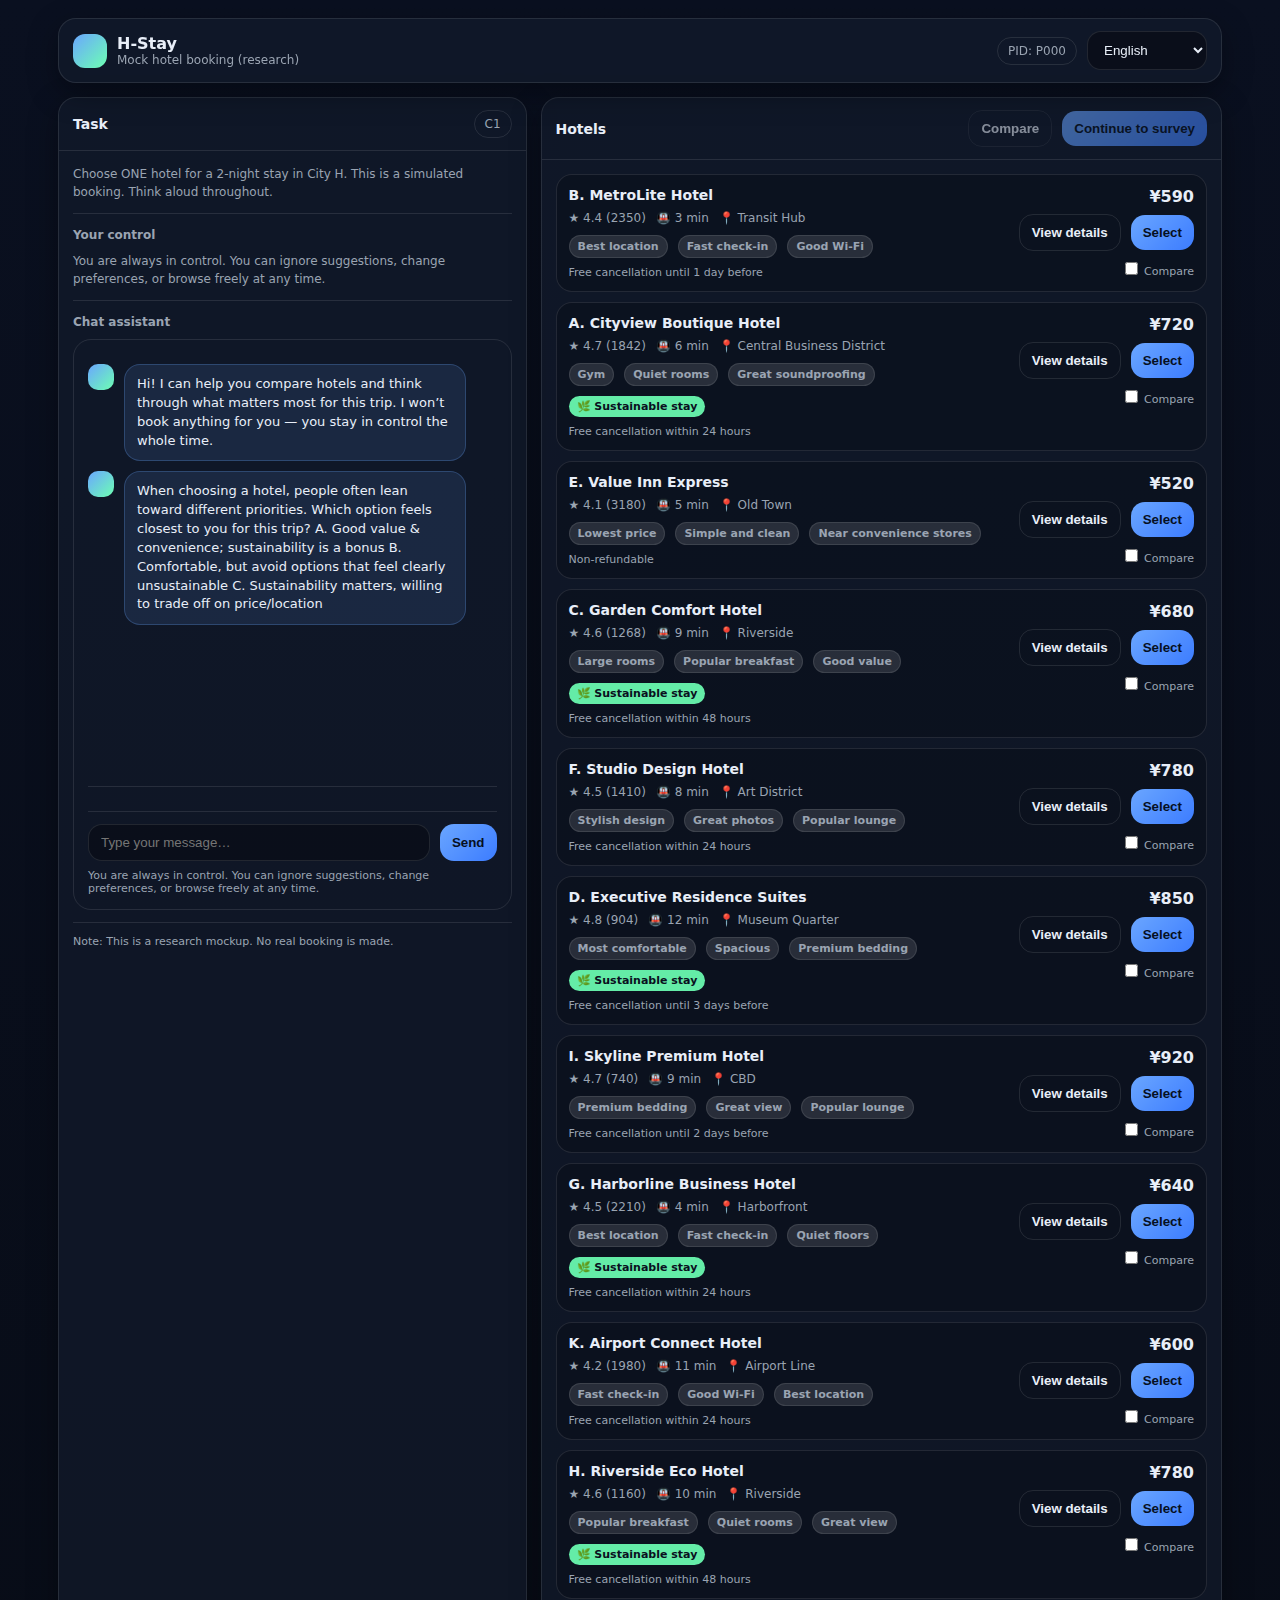
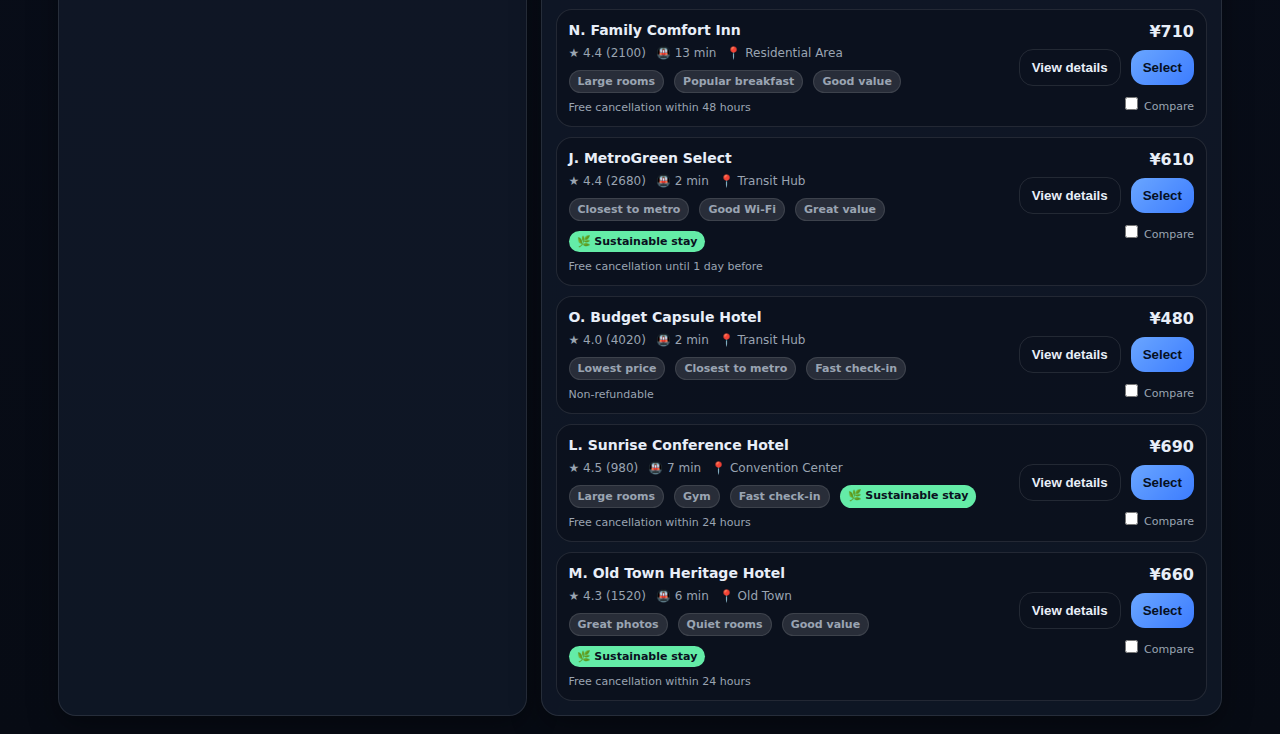
<file: c1.html>
<!doctype html>
<html lang="en">
<head>
  <meta charset="utf-8"/>
  <meta name="viewport" content="width=device-width,initial-scale=1"/>
  <title>H-Stay Mock</title>
  <link rel="stylesheet" href="./assets/style.css"/>
</head>
<body>
<div class="container">
  <div class="topbar">
    <div class="brand">
      <div class="logo"></div>
      <div>
        <h1 id="brand"></h1>
        <div class="meta" id="subtitle"></div>
      </div>
    </div>
    <div class="row">
      <div class="pill" id="pidpill"></div>
      <select id="langSel" class="input" style="width:auto; min-width:120px"></select>
    </div>
  </div>

  <div class="grid">
    <div class="card">
      <div class="hd"><h2 id="taskTitle"></h2><span class="pill" id="condpill"></span></div>
      <div class="bd">
        <div class="small" id="taskText"></div>
        <div class="hr"></div>
        <div class="small" style="margin-bottom:8px"><b id="controlsTitle"></b></div>
        <div class="small" id="controlText"></div>
        <div class="hr"></div>

        <!-- left panel varies by condition -->
        <div id="leftPanel"></div>

        <div class="hr"></div>
        <div class="tiny" id="note"></div>
      </div>
    </div>

    <div class="card">
      <div class="hd">
        <h2 id="listTitle">Hotels</h2>
        <div class="row">
          <button class="btn secondary" id="btnCompare" disabled></button>
          <button class="btn" id="btnContinue" disabled></button>
        </div>
      </div>
      <div class="bd">
        <div class="list" id="hotelList"></div>
      </div>
    </div>
  </div>
</div>

<div class="modal" id="modal">
  <div class="panel">
    <div class="hd">
      <div style="display:flex; align-items:center; gap:10px">
        <div class="logo" style="width:26px;height:26px;border-radius:10px"></div>
        <div>
          <div style="font-weight:800" id="modalTitle"></div>
          <div class="tiny" id="modalSub"></div>
        </div>
      </div>
      <button class="btn ghost" id="modalClose"></button>
    </div>
    <div class="bd" id="modalBody"></div>
  </div>
</div>

<script src="./assets/common.js"></script>
<script>
(function(){
  const condition = 'c1';
  const logger = makeLogger(condition);
  let hotels = [];
  let filtered = [];
  let selectedHotelId = null;
  let compareIds = new Set();

  function setLang(lang){
    const sel = document.getElementById('langSel');
    sel.value = lang;
    renderStatic();
    renderLeftPanel();
    renderHotels();
  }

  function renderStatic(){
    const lang = logger.lang;
    document.getElementById('brand').textContent = t(lang,'brand');
    document.getElementById('subtitle').textContent = t(lang,'subtitle');
    document.getElementById('pidpill').textContent = `PID: ${logger.pid}`;
    document.getElementById('condpill').textContent = condition.toUpperCase();
    document.getElementById('taskTitle').textContent = t(lang,'taskTitle');
    document.getElementById('taskText').textContent = t(lang,'taskText');
    document.getElementById('controlsTitle').textContent = t(lang,'controlsTitle');
    document.getElementById('controlText').textContent = t(lang,'controlText');
    document.getElementById('btnCompare').textContent = t(lang,'compare');
    document.getElementById('btnContinue').textContent = t(lang,'continue');
    const slt = document.getElementById('shortlistTitle'); if(slt) slt.textContent = t(lang,'shortlistTitle');
    document.getElementById('modalClose').textContent = t(lang,'close');
    document.getElementById('note').textContent = t(lang,'note');
  }

  function openModal(title, sub, html){
    document.getElementById('modalTitle').textContent = title;
    document.getElementById('modalSub').textContent = sub || '';
    document.getElementById('modalBody').innerHTML = html;
    document.getElementById('modal').classList.add('on');
  }
  function closeModal(){ document.getElementById('modal').classList.remove('on'); }
  document.getElementById('modalClose').onclick = closeModal;
  document.getElementById('modal').addEventListener('click', (e)=>{ if(e.target.id==='modal') closeModal(); });

  function renderLeftPanel(){
    const lang = logger.lang;
    const host = document.getElementById('leftPanel');
    host.innerHTML = '';
    if(condition==='c3'){
      const box = document.createElement('div');
      box.innerHTML = `
        <div class="small" style="margin-bottom:8px"><b>${t(lang,'filtersTitle')}</b></div>
        <div class="row" style="align-items:flex-start">
          <div style="flex:1; min-width:220px">
            <label><input type="checkbox" id="fSust"/> ${t(lang,'sustainable')}<div class="tiny">${t(lang,'sustainableHint')}</div></label>
            <div class="hr"></div>
            <label>${t(lang,'priceRange')}</label>
            <input class="input" id="fPrice" type="range" min="500" max="900" step="10" value="900"/>
            <div class="tiny" id="fPriceVal"></div>
            <div class="hr"></div>
            <label>${t(lang,'ratingMin')}</label>
            <select id="fRating" class="input">
              <option value="0">0+</option>
              <option value="4.0">4.0+</option>
              <option value="4.3">4.3+</option>
              <option value="4.5">4.5+</option>
              <option value="4.7">4.7+</option>
            </select>
            <div class="hr"></div>
            <label>${t(lang,'metroMax')}</label>
            <select id="fMetro" class="input">
              <option value="999">Any</option>
              <option value="5">≤ 5</option>
              <option value="8">≤ 8</option>
              <option value="10">≤ 10</option>
              <option value="12">≤ 12</option>
            </select>
            <div class="hr"></div>
            <button class="btn secondary" id="btnReset">${t(lang,'reset')}</button>
          </div>
        </div>
      `;
      host.appendChild(box);

      const fSust = host.querySelector('#fSust');
      const fPrice = host.querySelector('#fPrice');
      const fPriceVal = host.querySelector('#fPriceVal');
      const fRating = host.querySelector('#fRating');
      const fMetro = host.querySelector('#fMetro');
      const btnReset = host.querySelector('#btnReset');
      function updatePriceVal(){ fPriceVal.textContent = `≤ ${fmtPrice(parseInt(fPrice.value,10))}`; }
      updatePriceVal();

      function apply(){
        const maxP = parseInt(fPrice.value,10);
        const minR = parseFloat(fRating.value);
        const maxM = parseInt(fMetro.value,10);
        const mustS = fSust.checked;
        filtered = hotels.filter(h=>{
          if(h.price>maxP) return false;
          if(h.rating<minR) return false;
          if(h.metro_min>maxM) return false;
          if(mustS && !h.sustainable) return false;
          return true;
        });
        logger.push('filter_change', {mustS, maxP, minR, maxM, count: filtered.length});
        renderHotels();
      }

      fSust.onchange = apply;
      fPrice.oninput = ()=>{ updatePriceVal(); };
      fPrice.onchange = apply;
      fRating.onchange = apply;
      fMetro.onchange = apply;
      btnReset.onclick = ()=>{
        fSust.checked=false; fPrice.value=900; fRating.value="0"; fMetro.value="999";
        updatePriceVal();
        logger.push('filter_reset', {});
        apply();
      };
    }else{
      // chatbot panel
      const box = document.createElement('div');
      box.innerHTML = `
        <div class="small" style="margin-bottom:8px"><b>${t(lang,'chatTitle')}</b></div>
        <div class="card" style="background:transparent; box-shadow:none; border:1px solid var(--border); border-radius:18px">
          <div class="bd">
            <div class="chat" id="chat"></div>
            <div class="hr"></div>
            <div class="small" style="margin-bottom:6px"><b id="shortlistTitle"></b></div>
            <div class="shortlist" id="shortlist"></div>
            
            <div class="hr"></div>
            <div class="footer">
              <input class="input" id="chatInput" placeholder="${t(lang,'placeholder')}" />
              <button class="btn" id="chatSend">${t(lang,'send')}</button>
            </div>
            <div class="tiny" style="margin-top:8px">${t(lang,'controlText')}</div>
          </div>
        </div>
      `;
      host.appendChild(box);

      const chat = host.querySelector('#chat');
      const inp = host.querySelector('#chatInput');
      const send = host.querySelector('#chatSend');

      function addMsg(who, text){
        const wrap = document.createElement('div');
        wrap.className = 'msg ' + (who==='ai'?'ai':'me');
        const avatar = document.createElement('div');
        avatar.className = 'avatar';
        const bubble = document.createElement('div');
        bubble.className = 'bubble';
        bubble.textContent = text;
        if(who==='ai'){
          wrap.appendChild(avatar);
          wrap.appendChild(bubble);
        }else{
          wrap.appendChild(bubble);
        }
        chat.appendChild(wrap);
        chat.scrollTop = chat.scrollHeight;
      }

      // scripted AI (upgraded: multi-turn, intent-based, stateful)
      const state = {
        // user preferences inferred from free text
        priority: null,   // 'price' | 'location' | 'comfort' | 'sustainability'
        budgetMax: null,
        wantsSustain: null, // true/false/null
        c1_choice: null, // 'A' | 'B' | 'C' (Template B)
        lastMentionedIds: [],
        turn: 0
      };

      const KW = {
        en: {
          greet: ['hi','hello','hey'],
          thanks: ['thanks','thank you','thx'],
          compare: ['compare','difference','vs','versus'],
          recommend: ['recommend','suggest','what should i','which should i','best option'],
          sustain: ['sustain','sustainable','eco','green','environment'],
          price: ['price','budget','cheap','expensive','cost'],
          location: ['location','metro','subway','distance','near','walk'],
          comfort: ['comfort','quiet','noise','room','bed','breakfast','gym','spacious'],
          detail: ['detail','more info','tell me more','policy','cancellation'],
          unsure: ['not sure','hard','difficult','confused','no idea']
        },
        zh: {
          greet: ['你好','嗨','哈喽','在吗'],
          thanks: ['谢谢','感谢','多谢'],
          compare: ['对比','比较','区别','差异','哪个好','哪个更'],
          recommend: ['推荐','建议','你觉得','你会选','怎么选','最适合'],
          sustain: ['环保','可持续','绿色','低碳','生态','碳'],
          price: ['价格','预算','便宜','贵','花费','成本','性价比'],
          location: ['位置','地铁','距离','附近','走路','交通','便利','到'],
          comfort: ['舒适','安静','隔音','房间','床','早餐','健身房','空间','噪音'],
          detail: ['详情','更多信息','说说','政策','取消','退订'],
          unsure: ['不确定','纠结','不知道','难选','困惑','看不懂']
        }
      };

      function langKW(){ return (logger.lang==='zh') ? KW.zh : KW.en; }

      function extractIds(text){
        const up = (text || '').toUpperCase();
        const ids = [];
        ['A','B','C','D','E','F','G','H','I','J','K','L','M','N','O'].forEach(id=>{
          // match standalone or with punctuation
          const r = new RegExp(`\\b${id}\\b`);
          if(r.test(up) || up.includes(`${id}.`) || up.includes(`${id} `) || up.includes(` ${id}`)) ids.push(id);
        });
        // Also allow "酒店A" / "A酒店"
        ['A','B','C','D','E','F','G','H','I','J','K','L','M','N','O'].forEach(id=>{
          if((text||'').includes(`酒店${id}`) || (text||'').includes(`${id}酒店`)) if(!ids.includes(id)) ids.push(id);
        });
        return ids;
      }

      function parseBudget(text){
        // supports "<=800", "800以内", "budget 800", "under 800"
        const s = text || '';
        let m = s.match(/(?:<=|≤)\s*(\d{3,4})/);
        if(m) return parseInt(m[1],10);
        m = s.match(/(\d{3,4})\s*(?:以内|以下)/);
        if(m) return parseInt(m[1],10);
        m = s.match(/(?:under|below|budget)\s*\$?\s*(\d{3,4})/i);
        if(m) return parseInt(m[1],10);
        m = s.match(/(\d{3,4})\s*(?:rmb|yuan|cny|块|元)/i);
        if(m) return parseInt(m[1],10);
        return null;
      }

      function detectIntent(text){
        const t0 = (text||'').toLowerCase();
        const k = langKW();
        const has = (arr)=>arr.some(w=> (logger.lang==='zh') ? (text||'').includes(w) : t0.includes(w));
        const ids = extractIds(text);
        const budget = parseBudget(text);
        const intent = {
          ids,
          budget,
          greet: has(k.greet),
          thanks: has(k.thanks),
          compare: has(k.compare),
          recommend: has(k.recommend),
          sustain: has(k.sustain),
          price: has(k.price),
          location: has(k.location),
          comfort: has(k.comfort),
          detail: has(k.detail),
          unsure: has(k.unsure)
        };
        // if they mention 2+ ids, treat as compare
        if(intent.ids.length>=2) intent.compare = true;
        return intent;
      }

      function scoreHotel(h){
        // Base weights
        let wPrice = 0.35, wLoc = 0.25, wComfort = 0.25, wSust = 0.15;
        if(state.priority==='price'){ wPrice=0.5; wLoc=0.2; wComfort=0.2; wSust=0.1; }
        if(state.priority==='location'){ wPrice=0.25; wLoc=0.45; wComfort=0.2; wSust=0.1; }
        if(state.priority==='comfort'){ wPrice=0.25; wLoc=0.2; wComfort=0.45; wSust=0.1; }
        if(state.priority==='sustainability'){ wPrice=0.25; wLoc=0.2; wComfort=0.2; wSust=0.35; }

        // Condition 1: incorporate Template B choice (soft, not coercive)
        if(condition==='c1'){
          if(state.c1_choice==='A'){ wPrice += 0.08; wSust -= 0.05; }
          if(state.c1_choice==='B'){ wComfort += 0.06; wSust += 0.04; }
          if(state.c1_choice==='C'){ wSust += 0.12; wPrice -= 0.05; }
        }

        // Budget softness: penalize above budget, not hard filter
        let budgetPenalty = 0;
        if(state.budgetMax && h.price>state.budgetMax){
          budgetPenalty = (h.price - state.budgetMax) / 400; // 0~1
        }

        // Normalize features
        const priceScore = 1 - (h.price - 500) / 450; // 500..950
        const locScore = 1 - Math.min(h.metro_min, 15) / 15;
        const comfortScore = Math.min(1, (h.rating - 4.0) / 0.9); // 4.0..4.9
        const sustScore = h.sustainable ? 1 : 0.1;

        let s = wPrice*priceScore + wLoc*locScore + wComfort*comfortScore + wSust*sustScore;
        s -= budgetPenalty * 0.25;
        return s;
      }

      function applyOrdering(){
        // sort hotels by score (chatbot conditions)
        hotels.sort((a,b)=>scoreHotel(b)-scoreHotel(a));
      }

      function pick(arr){
        return arr[Math.floor(Math.random()*arr.length)];
      }

      function hotelLine(h){
        const lang = logger.lang;
        const name = hotelTitle(h, lang);
        const sust = h.sustainable ? ` · 🌿 ${sustLabel(h, lang)}` : '';
        return `${h.id}. ${name} — ${fmtPrice(h.price)} · ★ ${h.rating.toFixed(1)} · 🚇 ${h.metro_min} min${sust}`;
      }

      function compareText(ids){
        const lang = logger.lang;
        const hs = ids.map(id=>hotels.find(x=>x.id===id)).filter(Boolean);
        if(hs.length<2) return lang==='zh' ? '你想对比哪两家？例如 A 和 C。' : 'Which two hotels would you like to compare (e.g., A and C)?';
        const lines = hs.map(h=>`- ${hotelLine(h)}\n  ${(lang==='zh') ? '亮点' : 'Highlights'}: ${highlights(h, lang).join(' · ')}`).join('\n');
        return (lang==='zh'
          ? `当然可以。这里是对比：\n${lines}\n\n你更在意：价格 / 位置 / 舒适度 / 可持续？我可以按你的侧重点再总结一遍。`
          : `Sure — here’s a quick comparison:\n${lines}\n\nWhich matters most to you right now: price, location, comfort, or sustainability? I can summarize accordingly.`
        );
      }

      function recommendText(){
        const lang = logger.lang;
        applyOrdering();
        const top = hotels.slice(0,3);
        const bullets = top.map(h=>`- ${hotelLine(h)}`).join('\n');
        const autonomy = (lang==='zh')
          ? '我不会替你下决定，但我可以把权衡点讲清楚，最后由你选。'
          : "I won’t choose for you, but I can make the trade-offs clearer — you decide.";
        const follow = (lang==='zh')
          ? '你想把“预算/位置/舒适/可持续”里哪一项放第一位？（回复：价格/位置/舒适/可持续）'
          : 'Which should be your #1 priority for this trip? (Reply: price / location / comfort / sustainability)';
        return `${autonomy}\n\n${(lang==='zh'?'基于你目前的信息，我会优先让你看这几家：':'Based on what you’ve said so far, these are worth a look:')}\n${bullets}\n\n${follow}`;
      }

      function sustainExplainText(ids){
        const lang = logger.lang;
        if(ids.length===1){
          const h = hotels.find(x=>x.id===ids[0]);
          if(!h) return '';
          if(condition==='c2'){
            return lang==='zh'
              ? `关于${h.id}，页面里可持续信息有限。我可以把详情页中出现的内容整理给你（你也可以点击“查看详情”）。`
              : `For ${h.id}, sustainability info on the page is limited. I can summarize what’s shown in the details (or you can click “View details”).`;
          }
          // c1: educational but non-coercive
          const bl = sustBlurb(h, lang);
          return lang==='zh'
            ? `关于${h.id}的可持续信息：${bl}\n\n就这次旅行而言，你希望可持续是“加分项”还是“尽量要有”？`
            : `Sustainability info for ${h.id}: ${bl}\n\nFor this trip, do you want sustainability as a bonus or as something you’d prefer to have?`;
        }
        // general
        if(condition==='c2'){
          return lang==='zh'
            ? '如果你关心环保，我可以把每家酒店页面中出现的相关描述原样整理出来（不做评价）。你想看哪几家？'
            : 'If you care about sustainability, I can summarize what each hotel page shows (without judging). Which hotels should I pull up?';
        }
        return lang==='zh'
          ? '如果你愿意，我可以把可持续信息作为对比维度之一，帮你把“舒适/价格/位置/环保”之间的权衡点讲清楚。你现在更偏向哪一项？'
          : 'If you’d like, I can include sustainability as one comparison dimension and clarify trade-offs between comfort, price, location, and sustainability. Which matters most to you right now?';
      }

      function inferPriority(intent, text){
        // explicit priority
        if(logger.lang==='zh'){
          if((text||'').includes('价格') || (text||'').includes('预算') || (text||'').includes('性价比')) return 'price';
          if((text||'').includes('位置') || (text||'').includes('地铁') || (text||'').includes('交通')) return 'location';
          if((text||'').includes('舒适') || (text||'').includes('安静') || (text||'').includes('隔音')) return 'comfort';
          if((text||'').includes('可持续') || (text||'').includes('环保') || (text||'').includes('绿色')) return 'sustainability';
        }else{
          const s = (text||'').toLowerCase();
          if(s.includes('price') || s.includes('budget') || s.includes('cheap') || s.includes('value')) return 'price';
          if(s.includes('location') || s.includes('metro') || s.includes('subway') || s.includes('near')) return 'location';
          if(s.includes('comfort') || s.includes('quiet') || s.includes('room') || s.includes('bed')) return 'comfort';
          if(s.includes('sustain') || s.includes('eco') || s.includes('green')) return 'sustainability';
        }
        // implicit: if they asked about one dimension strongly
        if(intent.price && !intent.location && !intent.comfort && !intent.sustain) return 'price';
        if(intent.location && !intent.price && !intent.comfort && !intent.sustain) return 'location';
        if(intent.comfort && !intent.price && !intent.location && !intent.sustain) return 'comfort';
        if(intent.sustain && !intent.price && !intent.location && !intent.comfort) return 'sustainability';
        return null;
      }

      // Initial scripted opening (still realistic, but not dead-end)
      function ai(text){ addMsg('ai', text); logger.push('chat_ai', {text}); }
      function user(text){ addMsg('me', text); logger.push('chat_user', {text}); }

      if(condition==='c1'){
        ai(t(lang,'c1_open_1'));
        setTimeout(()=>ai(t(lang,'c1_q')), 250);
      }else{
        ai(t(lang,'c2_open_1'));
        setTimeout(()=>{
          const lang2 = logger.lang;
          ai(lang2==='zh'
            ? '你可以直接问我：对比A和C、预算800以内、离地铁近、或者哪家更安静。'
            : 'You can ask: compare A vs C, budget under 800, closest to metro, or which is quietest.');
        }, 250);
      }

      function respond(userText){
        const lang2 = logger.lang;
        if(!userText.trim()) return;
        state.turn += 1;

        user(userText);
        const intent = detectIntent(userText);
        logger.push('chat_intent', intent);

        // ---- conversation memory ----
        state.lastQuestion = state.lastQuestion || null; // 'budget'|'metro'|'priority'|'compare'|'relax'
        state.metroMax = state.metroMax || null;
        state.wantQuiet = state.wantQuiet || false;

        // carryover: if last question expects a short numeric answer
        const raw = (userText||'').trim();
        const digits = raw.match(/(\d{1,2})/);
        const hasLe = raw.includes('≤') || raw.includes('<=');
        if(state.lastQuestion==='metro' && !intent.location){
          if(digits){
            state.metroMax = parseInt(digits[1],10);
            logger.push('metro_set', {metroMax: state.metroMax, via:'carryover'});
          }
        }
        if(state.lastQuestion==='budget' && !intent.price){
          const d3 = raw.match(/(\d{3,4})/);
          if(d3){
            state.budgetMax = parseInt(d3[1],10);
            logger.push('budget_set', {budgetMax: state.budgetMax, via:'carryover'});
          }
        }
        if(state.lastQuestion==='priority'){
          // accept short labels
          if(lang2==='zh'){
            if(raw.includes('价格')) state.priority='price';
            else if(raw.includes('位置')||raw.includes('地铁')||raw.includes('交通')) state.priority='location';
            else if(raw.includes('舒适')||raw.includes('安静')) state.priority='comfort';
            else if(raw.includes('可持续')||raw.includes('环保')||raw.includes('绿色')) state.priority='sustainability';
          }else{
            const low = raw.toLowerCase();
            if(low.includes('price')) state.priority='price';
            else if(low.includes('location')||low.includes('metro')) state.priority='location';
            else if(low.includes('comfort')||low.includes('quiet')) state.priority='comfort';
            else if(low.includes('sustain')) state.priority='sustainability';
          }
          if(state.priority){
            logger.push('priority_set', {priority: state.priority, via:'carryover'});
          }
        }

        // track hotel mentions
        if(intent.ids.length){
          state.lastMentionedIds = intent.ids.slice(0,6);
        }

        // Template B capture in c1 (A/B/C)
        if(condition==='c1' && !state.c1_choice){
          const up = raw.toUpperCase();
          if(up==='A'||up==='B'||up==='C'){
            state.c1_choice = up;
            logger.push('c1_choice', {choice: up});
            const reflect = (up==='A')
              ? (lang2==='zh' ? '明白：这次更偏向性价比与便利，环保作为加分项。' : 'Got it — value and convenience first; sustainability as a bonus.')
              : (up==='B')
                ? (lang2==='zh' ? '明白：舒适重要，同时尽量避开明显不环保的选项。' : 'Got it — comfort matters, and you’d like to avoid clearly unsustainable options.')
                : (lang2==='zh' ? '明白：这次你更重视可持续性，愿意在价格或位置上做些取舍。' : 'Got it — sustainability matters more this time, and you’re open to small trade-offs on price or location.');
            ai(reflect + (lang2==='zh' ? ' 接下来你可以用你自己的方式告诉我你的需求：比如预算范围、位置偏好（离地铁多近）、是否需要更安静/更舒适，或者直接问某两家有什么区别。我会一步步帮你缩小范围，但最终由你来决定。' : ' Next, tell me what matters for this trip in your own words — budget range, how close to the metro, comfort/quiet needs, or ask to compare any two hotels. I’ll narrow options step by step, but you stay in control.'));
            state.lastQuestion = null;
            applyOrdering(); renderHotels(); updateShortlist([]);
            return;
          }
        }

        // budget parse
        if(intent.budget){
          state.budgetMax = intent.budget;
          const rg = raw.match(/(\d{3,4})\s*[\-~—到至]\s*(\d{3,4})/);
          if(rg){ state.budgetMax = Math.max(parseInt(rg[1]), parseInt(rg[2])); }
          const in1 = raw.match(/(\d{3,4})\s*(以内|以下|under|below)/i);
          if(in1){ state.budgetMax = parseInt(in1[1]); }
          logger.push('budget_set', {budgetMax: state.budgetMax});
        }

        // infer priority
        const pr = inferPriority(intent, userText);
        if(pr){
          state.priority = pr;
          logger.push('priority_set', {priority: pr, via:'message'});
        }

        // quiet preference
        if(lang2==='zh'){
          if(raw.includes('安静') || raw.includes('隔音') || raw.includes('噪音')) state.wantQuiet = true;
        }else{
          const low = raw.toLowerCase();
          if(low.includes('quiet') || low.includes('noise') || low.includes('soundproof')) state.wantQuiet = true;
        }

        // metro parse robust
        const metroZh = raw.match(/(地铁|到地铁|离地铁).{0,6}(<=|≤|不超过|最多)?\s*(\d{1,2})\s*分钟/);
        const metroEn = raw.match(/(metro|subway).{0,10}(<=|≤|under|within|no more than)?\s*(\d{1,2})\s*(min|minutes)/i);
        if(metroZh) state.metroMax = parseInt(metroZh[3],10);
        if(metroEn) state.metroMax = parseInt(metroEn[3],10);
        if(state.metroMax && (metroZh||metroEn)){
          logger.push('metro_set', {metroMax: state.metroMax, via:'pattern'});
        }

        // ---- helper funcs ----
        function isQuietHotel(h){
          const zh = (h.highlights_zh||[]).join(' ');
          const en = (h.highlights_en||[]).join(' ').toLowerCase();
          return zh.includes('安静') || zh.includes('隔音') || en.includes('quiet') || en.includes('soundproof');
        }

        function hardOk(h){
          if(state.budgetMax && h.price > state.budgetMax) return false;
          if(state.metroMax && h.metro_min > state.metroMax) return false;
          if(state.wantQuiet && !isQuietHotel(h)) return false;
          if(state.wantsSustain===true && !h.sustainable) return false;
          return true;
        }

        function candidates(){
          const cand = hotels.filter(hardOk);
          return cand;
        }

        function bestN(arr, n){
          const a = arr.slice().sort((x,y)=>scoreHotel(y)-scoreHotel(x));
          return a.slice(0,n);
        }

        function briefList(arr){
          const lang3 = logger.lang;
          return arr.map(h=>{
            const nm = hotelTitle(h, lang3);
            return `${h.id}. ${nm}`;
          }).join(lang3==='zh'?'、':', ');
        }

        function constraintSummary(){
          const pieces = [];
          if(state.budgetMax) pieces.push(lang2==='zh' ? `预算≤¥${state.budgetMax}` : `budget ≤ ¥${state.budgetMax}`);
          if(state.metroMax) pieces.push(lang2==='zh' ? `地铁≤${state.metroMax}分钟` : `metro ≤ ${state.metroMax} min`);
          if(state.wantQuiet) pieces.push(lang2==='zh' ? '偏安静' : 'quiet');
          if(state.priority){
            const map = {price:(lang2==='zh'?'价格优先':'price-first'),
                         location:(lang2==='zh'?'位置优先':'location-first'),
                         comfort:(lang2==='zh'?'舒适优先':'comfort-first'),
                         sustainability:(lang2==='zh'?'可持续优先':'sustainability-first')};
            pieces.push(map[state.priority]||state.priority);
          }
          return pieces.length ? pieces.join('｜') : (lang2==='zh'?'（未设置偏好）':'(no preferences yet)');
        }

        // ---- UI: shortlist rendering ----
        function whyTag(h){
          const tags = [];
          if(state.budgetMax && h.price<=state.budgetMax) tags.push(lang2==='zh'?'符合预算':'within budget');
          if(state.metroMax && h.metro_min<=state.metroMax) tags.push(lang2==='zh'?'近地铁':'close to metro');
          if(state.wantQuiet && isQuietHotel(h)) tags.push(lang2==='zh'?'更安静':'quieter');
          if(h.sustainable && condition==='c1') tags.push(lang2==='zh'?'可持续信息更清晰':'clearer sustainability info');
          if(tags.length===0){
            tags.push(lang2==='zh'?'较匹配你的偏好':'matches your preferences');
          }
          return tags.slice(0,2).join(lang2==='zh'?' + ':' + ');
        }

        window.updateShortlist = function(arr){
          window._lastShortlist = arr;
          const box = document.getElementById('shortlist');
          if(!box) return;
          box.innerHTML = '';
          arr.forEach(h=>{
            const card = document.createElement('div');
            card.className = 'scard';
            const title = `${t(lang2,'aiPicked')} · ${h.id}. ${hotelTitle(h, lang2)}`;
            const why = whyTag(h);
            card.innerHTML = `
              <div class="top">
                <div>
                  <div class="ttl">${title}</div>
                  <div class="why">${why}</div>
                </div>
              </div>
              <div class="actions">
                <button class="sbtn" data-act="view" data-id="${h.id}">${t(lang2,'view')}</button>
                <button class="sbtn" data-act="cmp" data-id="${h.id}">${t(lang2,'addToCompare')}</button>
                <button class="sbtn primary" data-act="sel" data-id="${h.id}">${t(lang2,'select')}</button>
              </div>`;
            box.appendChild(card);
          });

          box.querySelectorAll('button[data-act="view"]').forEach(btn=>{
            btn.onclick = ()=>{
              const id = btn.getAttribute('data-id');
              const h = hotels.find(x=>x.id===id);
              logger.push('view_details', {hotelId:id, via:'shortlist'});
              const sustSection = `
                <div class="hr"></div>
                <div style="font-weight:800; margin-bottom:6px">${t(lang2,'sustainability')}</div>
                <div class="small">${(condition==='c3') ? t(lang2,'sustainabilityText') : sustBlurb(h, lang2)}</div>
              `;
              openModal(
                `${h.id}. ${hotelTitle(h, lang2)}`,
                `★ ${h.rating.toFixed(1)} · ${fmtPrice(h.price)} · 🚇 ${h.metro_min} min`,
                `<div class="small"><b>${lang2==='zh'?'亮点':'Highlights'}</b>: ${highlights(h, lang2).join(' · ')}</div>
                 <div class="small" style="margin-top:8px"><b>${lang2==='zh'?'取消政策':'Cancellation'}</b>: ${cancelText(h, lang2)}</div>
                 ${sustSection}`
              );
            };
          });
          box.querySelectorAll('button[data-act="sel"]').forEach(btn=>{
            btn.onclick = ()=>{
              const id = btn.getAttribute('data-id');
              selectedHotelId = id;
              logger.push('select_hotel', {hotelId:id, via:'shortlist'});
                            document.getElementById('btnCompare').disabled = (compareIds.size<2);
              const bsl2 = document.getElementById('btnCompareSL'); if(bsl2) bsl2.disabled = (compareIds.size<2);
              btn.textContent = t(lang2,'removeFromCompare');
              btn.classList.add('secondary');
              btn.onclick = ()=>{
                compareIds.delete(id);
                logger.push('compare_toggle', {hotelId:id, checked:false, via:'shortlist', size: compareIds.size});
                document.getElementById('btnCompare').disabled = (compareIds.size<2);
              const bsl2 = document.getElementById('btnCompareSL'); if(bsl2) bsl2.disabled = (compareIds.size<2);
                updateShortlist(arr);
              };
            };
          });
        }

        // ---- routing: if user asks compare/details/recommend, handle explicitly ----
        if(intent.compare){
          const ids = intent.ids.length ? intent.ids : (state.lastMentionedIds||[]);
          ai(compareText(ids));
          state.lastQuestion = 'compare';
          return;
        }

        if(intent.detail && intent.ids.length===1){
          const id = intent.ids[0];
          const h = hotels.find(x=>x.id===id);
          if(h){
            ai((lang2==='zh'
              ? `好的。${h.id} 的关键信息我先简单说一句：${fmtPrice(h.price)}，到地铁${h.metro_min}分钟，评分${h.rating.toFixed(1)}。需要我展开对比（比如和另一家）还是你先点“查看详情”？`
              : `Sure. Quick summary for ${h.id}: ${fmtPrice(h.price)}, ${h.metro_min} min to metro, rating ${h.rating.toFixed(1)}. Do you want a comparison with another hotel, or would you click “View details” first?`));
            state.lastQuestion = null;
            // shortlist focus that single hotel
            updateShortlist([h]);
            return;
          }
        }

        // ---- main narrowing ----
        let cand = candidates();
        state.prevShortlistIds = state.prevShortlistIds || [];
        const used = constraintSummary();

        // Decide shortlist size (1-2 if small)
        let pickN = 3;
        if(cand.length<=2) pickN = cand.length;
        if(cand.length==0){
          // near-miss: show best 2-3 and ask which constraint to relax
          const near = bestN(hotels, 3);
          updateShortlist(near);
          ai((lang2==='zh'
            ? `我已经应用了：${used}。但目前没有酒店能“同时满足”这些条件。\n我先给你最接近的：${briefList(near)}。\n你更愿意放松哪一项？（预算 / 地铁距离 / 安静）`
            : `I applied: ${used}. There isn’t a perfect match.\nClosest options are: ${briefList(near)}.\nWhich would you relax (budget / metro distance / quiet)?`));
          state.lastQuestion = 'relax';
          return;
        }

        cand = cand.slice().sort((a,b)=>{
          const pa = state.prevShortlistIds.includes(a.id) ? 1 : 0;
          const pb = state.prevShortlistIds.includes(b.id) ? 1 : 0;
          if(pa!==pb) return pb-pa;
          return scoreHotel(b)-scoreHotel(a);
        });
        const short = cand.slice(0, Math.min(pickN, cand.length));
        state.prevShortlistIds = short.map(h=>h.id);
        updateShortlist(short);

        // concise message: names only
        // (debug removed):
        // Determine next best question (one only) without loops
        let nextQ = null;
        if(!state.budgetMax && (intent.price || state.priority==='price')){
          nextQ = (lang2==='zh' ? '你有预算上限吗？（例如：600以内/800以内）' : 'Do you have a budget ceiling? (e.g., under 600 / 800)');
          state.lastQuestion = 'budget';
        }else if(!state.metroMax && (state.priority==='location' || intent.location)){
          nextQ = (lang2==='zh' ? '你希望离地铁几分钟以内？（直接回数字：5/8/10）' : 'How many minutes to the metro? (reply with a number: 5/8/10)');
          state.lastQuestion = 'metro';
        }else if(!state.priority){
          nextQ = (lang2==='zh' ? '接下来你想把哪一项作为第一优先：价格 / 位置 / 舒适 / 可持续？' : 'What should be your #1 priority: price / location / comfort / sustainability?');
          state.lastQuestion = 'priority';
        }else{
          state.lastQuestion = null;
        }

        // Build response aligned with empowerment & non-manipulation
        const baseMsg = (lang2==='zh'
          ? `已应用：${used}。\n目前符合你条件的有 ${cand.length} 家，优先建议先看：${briefList(short)}。\n需要我帮你对比其中两家吗？
另外，如果你愿意，我也可以把“可持续/环保信息”作为一个维度加入对比（只是帮助你看清信息，不会替你做决定）。（例如：对比${short[0].id}和${short[Math.min(1,short.length-1)].id}）你可以：①点左侧“AI推荐清单”查看详情/直接选择；②把两家加入对比后点“对比”；③继续告诉我更多偏好（比如更安静/更舒适/更近地铁/想要可持续），我会再缩小范围。最终选择由你决定。`
          : `Applied: ${used}.\nThere are ${cand.length} matches. I’d prioritize: ${briefList(short)}.\nWant me to compare two of them?
Also, if you’d like, I can include sustainability information as one comparison dimension (to make it clearer, not to decide for you). (e.g., compare ${short[0].id} and ${short[Math.min(1,short.length-1)].id}) You can: (1) use the AI shortlist to view details or select; (2) add two hotels to compare and press “Compare”; (3) tell me more preferences (quiet/comfort/metro/sustainability) and I’ll narrow it further. The final choice is yours.`
        );

        const nudge = (state.turn%2===0)
          ? (lang2==='zh' ? `\n\n🔎 小结：目前我理解的是「${constraintSummary()}」。如果有任何不准确，你可以随时说“修改预算/修改位置/不要求安静/更重视环保”等，我会马上调整。` : `\n\n🔎 Quick check: I understood “${constraintSummary()}”. If anything is off, you can say “change budget / change location / not strict about quiet / care more about sustainability”, and I’ll adjust right away.`)
          : '';

        if(intent.recommend || intent.unsure){
          const rec = (lang2==='zh'
            ? `\n（我不会替你下决定，只是把信息更清晰地组织出来。）`
            : `\n(I won’t decide for you — I’m just organizing information so it’s easier to choose.)`);
          ai(baseMsg + rec + nudge + (nextQ ? `\n\n${nextQ}` : ''));
          return;
        }

        // If user supplied a new constraint (budget/metro/quiet) acknowledge without re-asking same thing
        // Avoid asking metro if already set etc.
        ai(baseMsg + nudge + (nextQ ? `\n\n${nextQ}` : ''));
      }
// NOTE: keep send handlers below (do not remove)
      
      send.onclick = ()=>{ respond(inp.value); inp.value=''; inp.focus(); };
      inp.addEventListener('keydown', (e)=>{ if(e.key==='Enter'){ send.click(); }});
    }
  }

  function renderHotels(){
    const lang = logger.lang;
    const list = document.getElementById('hotelList');
    list.innerHTML = '';
    const data = (condition==='c3') ? filtered : hotels;

    data.forEach(h=>{
      const el = document.createElement('div');
      el.className = 'hotel';
      const ttl = hotelTitle(h, lang);
      const dist = district(h, lang);
      const hi = highlights(h, lang);
      const sust = h.sustainable ? sustLabel(h, lang) : '';
      const sustBadge = h.sustainable ? `<span class="badge green">🌿 ${sust}</span>` : '';
      const selected = (selectedHotelId===h.id);

      el.innerHTML = `
        <div>
          <h3>${h.id}. ${ttl}</h3>
          <div class="kpis">
            <div class="kpi">★ ${h.rating.toFixed(1)} (${h.reviews})</div>
            <div class="kpi">🚇 ${h.metro_min} min</div>
            <div class="kpi">📍 ${dist}</div>
          </div>
          <div class="badges">
            <span class="badge gray">${hi[0]}</span>
            <span class="badge gray">${hi[1]}</span>
            <span class="badge gray">${hi[2]}</span>
            ${sustBadge}
          </div>
          <div class="tiny" style="margin-top:8px">${cancelText(h, lang)}</div>
        </div>
        <div style="display:flex; flex-direction:column; align-items:flex-end; gap:8px">
          <div class="price">${fmtPrice(h.price)}</div>
          <div class="row" style="justify-content:flex-end">
            <button class="btn secondary" data-act="view" data-id="${h.id}">${t(lang,'view')}</button>
            <button class="btn" data-act="select" data-id="${h.id}">${selected ? t(lang,'selected') : t(lang,'select')}</button>
          </div>
          <label class="tiny"><input type="checkbox" data-act="cmp" data-id="${h.id}"/> ${t(lang,'compare')}</label>
        </div>
      `;
      list.appendChild(el);
    });

    list.querySelectorAll('button[data-act="view"]').forEach(btn=>{
      btn.onclick = ()=>{
        const id = btn.getAttribute('data-id');
        const h = hotels.find(x=>x.id===id);
        logger.push('view_details', {hotelId:id});
        const sustSection = `
          <div class="hr"></div>
          <div style="font-weight:800; margin-bottom:6px">${t(logger.lang,'sustainability')}</div>
          <div class="small">${(condition==='c3') ? t(logger.lang,'sustainabilityText') : sustBlurb(h, logger.lang)}</div>
        `;
        openModal(
          `${h.id}. ${hotelTitle(h, logger.lang)}`,
          `★ ${h.rating.toFixed(1)} · ${fmtPrice(h.price)} · 🚇 ${h.metro_min} min`,
          `<div class="small"><b>${logger.lang==='zh'?'亮点':'Highlights'}</b>: ${highlights(h, logger.lang).join(' · ')}</div>
           <div class="small" style="margin-top:8px"><b>${logger.lang==='zh'?'取消政策':'Cancellation'}</b>: ${cancelText(h, logger.lang)}</div>
           ${sustSection}`
        );
      };
    });

    list.querySelectorAll('button[data-act="select"]').forEach(btn=>{
      btn.onclick = ()=>{
        const id = btn.getAttribute('data-id');
        selectedHotelId = id;
        logger.push('select_hotel', {hotelId:id});
        document.getElementById('btnContinue').disabled = false;
        renderHotels();
      };
    });

    list.querySelectorAll('input[data-act="cmp"]').forEach(cb=>{
      cb.onchange = ()=>{
        const id = cb.getAttribute('data-id');
        if(cb.checked) compareIds.add(id); else compareIds.delete(id);
        logger.push('compare_toggle', {hotelId:id, checked:cb.checked, size: compareIds.size});
        document.getElementById('btnCompare').disabled = (compareIds.size<2);
              const bsl2 = document.getElementById('btnCompareSL'); if(bsl2) bsl2.disabled = (compareIds.size<2);
      };
    });
  }

  function compareModal(){
    const lang = logger.lang;
    const ids = Array.from(compareIds).slice(0,4);
    const hs = ids.map(id=>hotels.find(h=>h.id===id)).filter(Boolean);
    const rows = hs.map(h=>`
      <tr>
        <td><b>${h.id}. ${hotelTitle(h, lang)}</b><div class="tiny">★ ${h.rating.toFixed(1)} · 🚇 ${h.metro_min} min</div></td>
        <td>${fmtPrice(h.price)}</td>
        <td>${h.sustainable ? '🌿' : '—'}</td>
        <td class="tiny">${(condition==='c3') ? t(lang,'sustainabilityText') : sustBlurb(h, lang)}</td>
      </tr>`).join('');
    logger.push('open_compare', {ids});
    openModal(
      lang==='zh'?'对比':'Compare',
      ids.join(', '),
      `<table style="width:100%; border-collapse:collapse">
        <thead><tr>
          <th style="text-align:left; padding:8px; border-bottom:1px solid var(--border)">${lang==='zh'?'酒店':'Hotel'}</th>
          <th style="text-align:left; padding:8px; border-bottom:1px solid var(--border)">${lang==='zh'?'价格':'Price'}</th>
          <th style="text-align:left; padding:8px; border-bottom:1px solid var(--border)">${lang==='zh'?'可持续':'Sust.'}</th>
          <th style="text-align:left; padding:8px; border-bottom:1px solid var(--border)">${lang==='zh'?'说明':'Note'}</th>
        </tr></thead>
        <tbody>${rows}</tbody>
      </table>`
    );
  }

  document.getElementById('btnCompare').onclick = compareModal;
  document.getElementById('btnContinue').onclick = ()=>{
    if(!selectedHotelId) return;
    logger.finish({selectedHotelId});
  };

  function initLangSelector(){
    const sel = document.getElementById('langSel');
    sel.innerHTML = `
      <option value="en">${t('en','en')}</option>
      <option value="zh">${t('zh','zh')}</option>`;
    sel.value = logger.lang;
    sel.onchange = ()=>{
      const u = new URL(window.location.href);
      u.searchParams.set('lang', sel.value);
      window.location.href = u.toString();
    };
  }

  async function init(){
    initLangSelector();
    hotels = await loadHotels();
    filtered = hotels.slice();
    logger.push('page_load', {});
    renderStatic();
    renderLeftPanel();
    renderHotels();
    if(condition==='c3'){
      // trigger initial filter log
      logger.push('filter_change', {mustS:false, maxP:900, minR:0, maxM:999, count: filtered.length});
    }
  }

  init();
})();
</script>
</body>
</html>
</file>
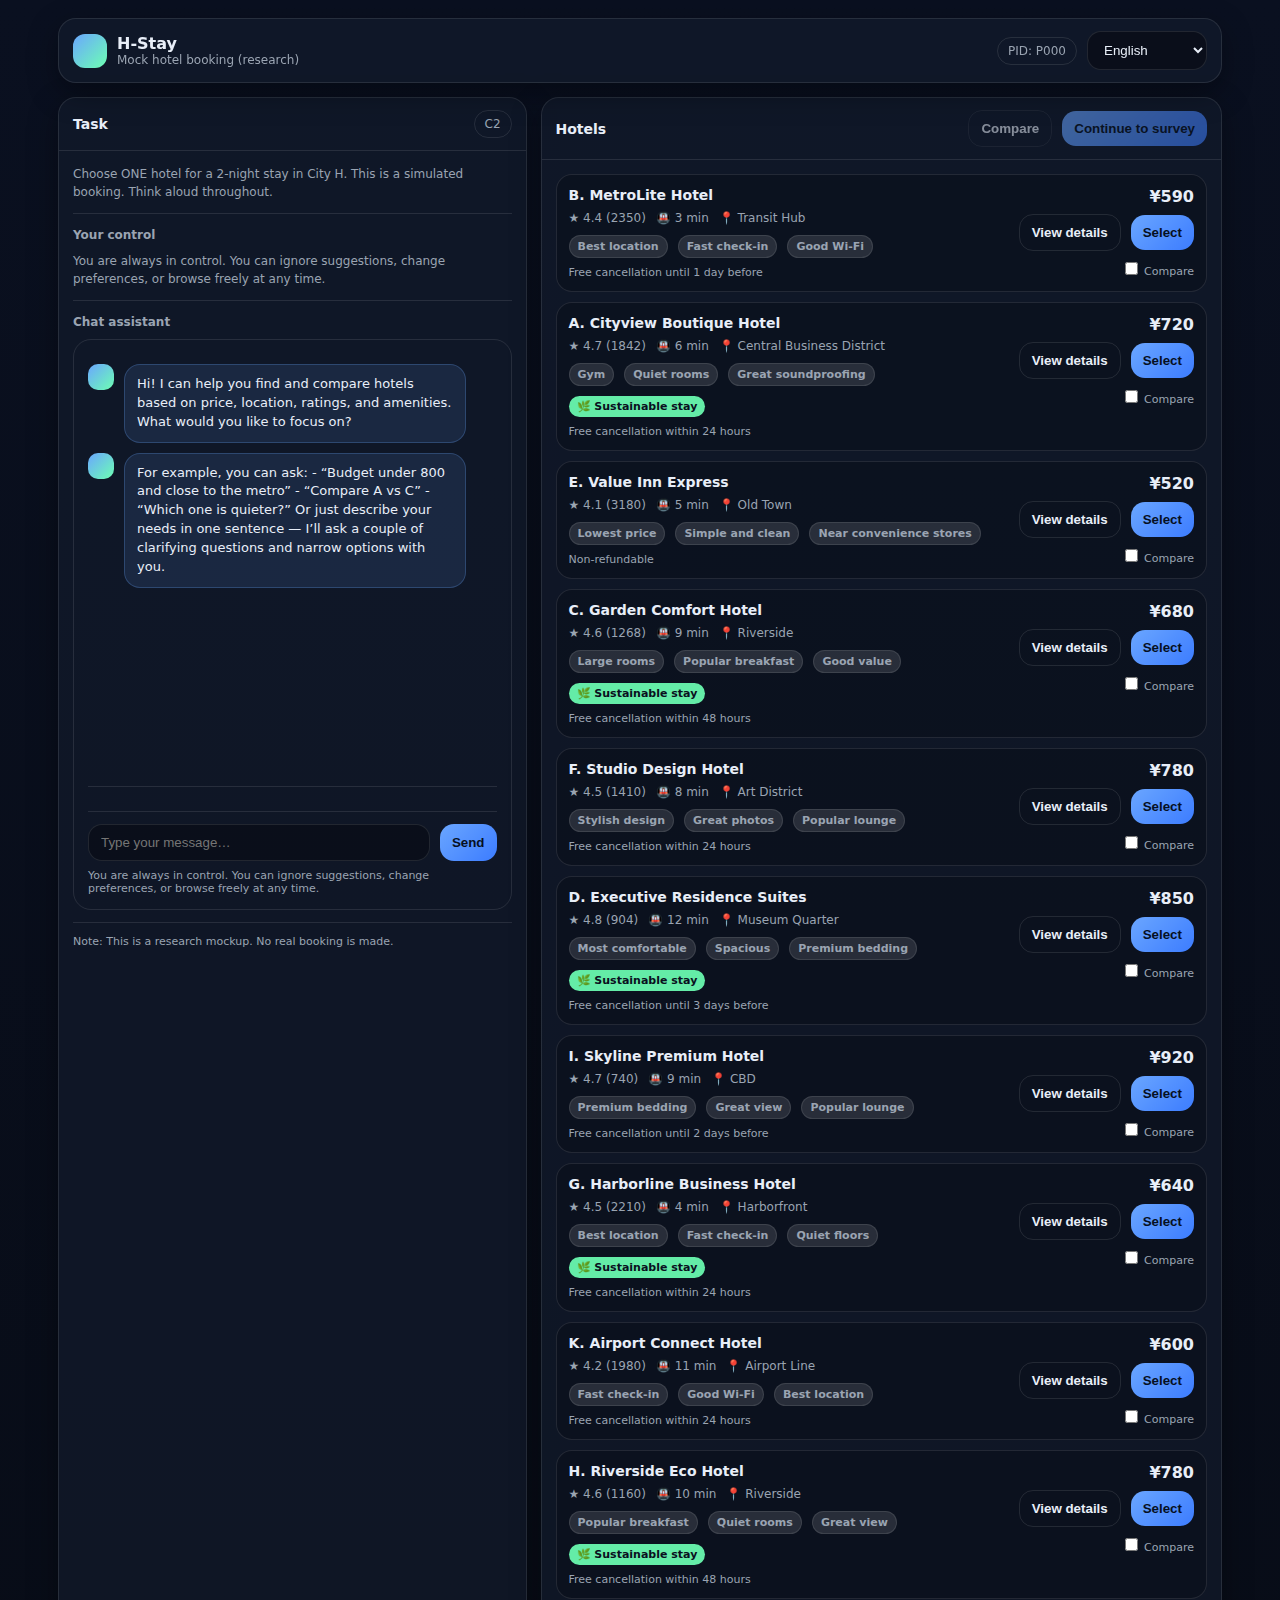
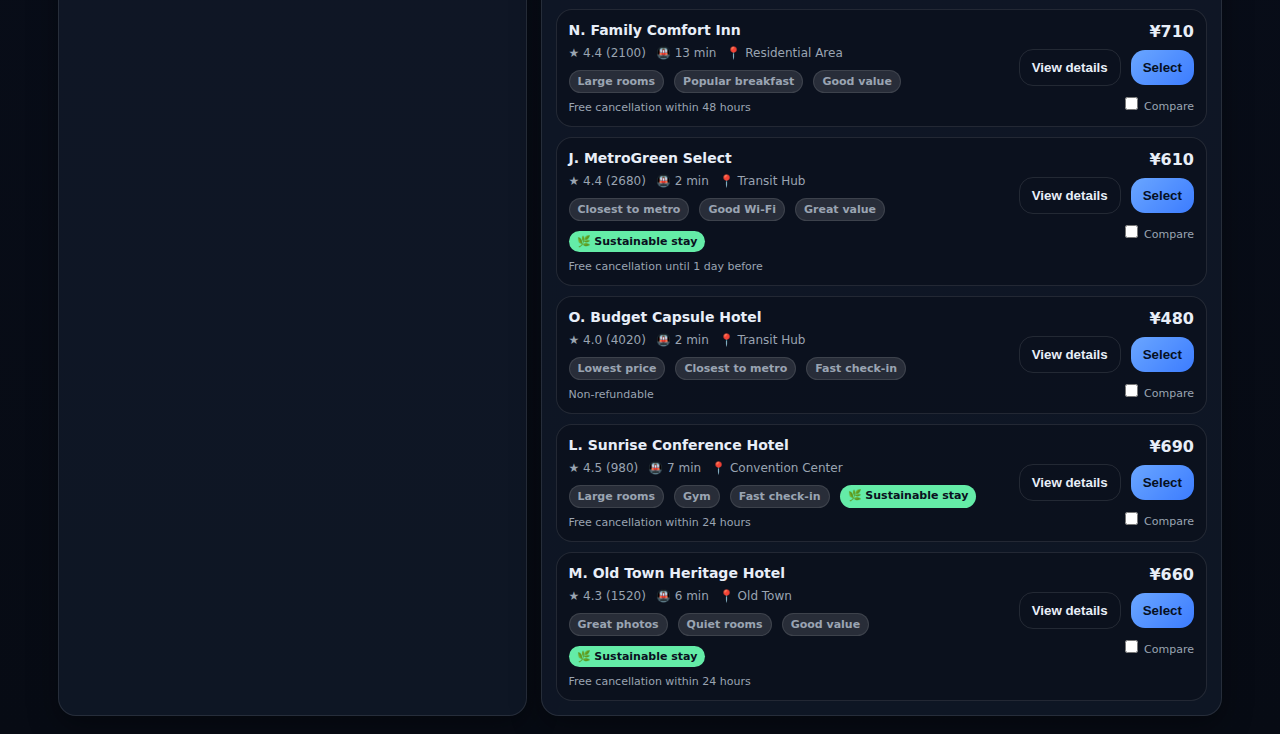
<file: c2.html>
<!doctype html>
<html lang="en">
<head>
  <meta charset="utf-8"/>
  <meta name="viewport" content="width=device-width,initial-scale=1"/>
  <title>H-Stay Mock</title>
  <link rel="stylesheet" href="./assets/style.css"/>
</head>
<body>
<div class="container">
  <div class="topbar">
    <div class="brand">
      <div class="logo"></div>
      <div>
        <h1 id="brand"></h1>
        <div class="meta" id="subtitle"></div>
      </div>
    </div>
    <div class="row">
      <div class="pill" id="pidpill"></div>
      <select id="langSel" class="input" style="width:auto; min-width:120px"></select>
    </div>
  </div>

  <div class="grid">
    <div class="card">
      <div class="hd"><h2 id="taskTitle"></h2><span class="pill" id="condpill"></span></div>
      <div class="bd">
        <div class="small" id="taskText"></div>
        <div class="hr"></div>
        <div class="small" style="margin-bottom:8px"><b id="controlsTitle"></b></div>
        <div class="small" id="controlText"></div>
        <div class="hr"></div>

        <!-- left panel varies by condition -->
        <div id="leftPanel"></div>

        <div class="hr"></div>
        <div class="tiny" id="note"></div>
      </div>
    </div>

    <div class="card">
      <div class="hd">
        <h2 id="listTitle">Hotels</h2>
        <div class="row">
          <button class="btn secondary" id="btnCompare" disabled></button>
          <button class="btn" id="btnContinue" disabled></button>
        </div>
      </div>
      <div class="bd">
        <div class="list" id="hotelList"></div>
      </div>
    </div>
  </div>
</div>

<div class="modal" id="modal">
  <div class="panel">
    <div class="hd">
      <div style="display:flex; align-items:center; gap:10px">
        <div class="logo" style="width:26px;height:26px;border-radius:10px"></div>
        <div>
          <div style="font-weight:800" id="modalTitle"></div>
          <div class="tiny" id="modalSub"></div>
        </div>
      </div>
      <button class="btn ghost" id="modalClose"></button>
    </div>
    <div class="bd" id="modalBody"></div>
  </div>
</div>

<script src="./assets/common.js"></script>
<script>
(function(){
  const condition = 'c2';
  const logger = makeLogger(condition);
  let hotels = [];
  let filtered = [];
  let selectedHotelId = null;
  let compareIds = new Set();

  function setLang(lang){
    const sel = document.getElementById('langSel');
    sel.value = lang;
    renderStatic();
    renderLeftPanel();
    renderHotels();
  }

  function renderStatic(){
    const lang = logger.lang;
    document.getElementById('brand').textContent = t(lang,'brand');
    document.getElementById('subtitle').textContent = t(lang,'subtitle');
    document.getElementById('pidpill').textContent = `PID: ${logger.pid}`;
    document.getElementById('condpill').textContent = condition.toUpperCase();
    document.getElementById('taskTitle').textContent = t(lang,'taskTitle');
    document.getElementById('taskText').textContent = t(lang,'taskText');
    document.getElementById('controlsTitle').textContent = t(lang,'controlsTitle');
    document.getElementById('controlText').textContent = t(lang,'controlText');
    document.getElementById('btnCompare').textContent = t(lang,'compare');
    document.getElementById('btnContinue').textContent = t(lang,'continue');
    const slt = document.getElementById('shortlistTitle'); if(slt) slt.textContent = t(lang,'shortlistTitle');
    document.getElementById('modalClose').textContent = t(lang,'close');
    document.getElementById('note').textContent = t(lang,'note');
  }

  function openModal(title, sub, html){
    document.getElementById('modalTitle').textContent = title;
    document.getElementById('modalSub').textContent = sub || '';
    document.getElementById('modalBody').innerHTML = html;
    document.getElementById('modal').classList.add('on');
  }
  function closeModal(){ document.getElementById('modal').classList.remove('on'); }
  document.getElementById('modalClose').onclick = closeModal;
  document.getElementById('modal').addEventListener('click', (e)=>{ if(e.target.id==='modal') closeModal(); });

  function renderLeftPanel(){
    const lang = logger.lang;
    const host = document.getElementById('leftPanel');
    host.innerHTML = '';
    if(condition==='c3'){
      const box = document.createElement('div');
      box.innerHTML = `
        <div class="small" style="margin-bottom:8px"><b>${t(lang,'filtersTitle')}</b></div>
        <div class="row" style="align-items:flex-start">
          <div style="flex:1; min-width:220px">
            <label><input type="checkbox" id="fSust"/> ${t(lang,'sustainable')}<div class="tiny">${t(lang,'sustainableHint')}</div></label>
            <div class="hr"></div>
            <label>${t(lang,'priceRange')}</label>
            <input class="input" id="fPrice" type="range" min="500" max="900" step="10" value="900"/>
            <div class="tiny" id="fPriceVal"></div>
            <div class="hr"></div>
            <label>${t(lang,'ratingMin')}</label>
            <select id="fRating" class="input">
              <option value="0">0+</option>
              <option value="4.0">4.0+</option>
              <option value="4.3">4.3+</option>
              <option value="4.5">4.5+</option>
              <option value="4.7">4.7+</option>
            </select>
            <div class="hr"></div>
            <label>${t(lang,'metroMax')}</label>
            <select id="fMetro" class="input">
              <option value="999">Any</option>
              <option value="5">≤ 5</option>
              <option value="8">≤ 8</option>
              <option value="10">≤ 10</option>
              <option value="12">≤ 12</option>
            </select>
            <div class="hr"></div>
            <button class="btn secondary" id="btnReset">${t(lang,'reset')}</button>
          </div>
        </div>
      `;
      host.appendChild(box);

      const fSust = host.querySelector('#fSust');
      const fPrice = host.querySelector('#fPrice');
      const fPriceVal = host.querySelector('#fPriceVal');
      const fRating = host.querySelector('#fRating');
      const fMetro = host.querySelector('#fMetro');
      const btnReset = host.querySelector('#btnReset');
      function updatePriceVal(){ fPriceVal.textContent = `≤ ${fmtPrice(parseInt(fPrice.value,10))}`; }
      updatePriceVal();

      function apply(){
        const maxP = parseInt(fPrice.value,10);
        const minR = parseFloat(fRating.value);
        const maxM = parseInt(fMetro.value,10);
        const mustS = fSust.checked;
        filtered = hotels.filter(h=>{
          if(h.price>maxP) return false;
          if(h.rating<minR) return false;
          if(h.metro_min>maxM) return false;
          if(mustS && !h.sustainable) return false;
          return true;
        });
        logger.push('filter_change', {mustS, maxP, minR, maxM, count: filtered.length});
        renderHotels();
      }

      fSust.onchange = apply;
      fPrice.oninput = ()=>{ updatePriceVal(); };
      fPrice.onchange = apply;
      fRating.onchange = apply;
      fMetro.onchange = apply;
      btnReset.onclick = ()=>{
        fSust.checked=false; fPrice.value=900; fRating.value="0"; fMetro.value="999";
        updatePriceVal();
        logger.push('filter_reset', {});
        apply();
      };
    }else{
      // chatbot panel
      const box = document.createElement('div');
      box.innerHTML = `
        <div class="small" style="margin-bottom:8px"><b>${t(lang,'chatTitle')}</b></div>
        <div class="card" style="background:transparent; box-shadow:none; border:1px solid var(--border); border-radius:18px">
          <div class="bd">
            <div class="chat" id="chat"></div>
            <div class="hr"></div>
            <div class="small" style="margin-bottom:6px"><b id="shortlistTitle"></b></div>
            <div class="shortlist" id="shortlist"></div>
            
            <div class="hr"></div>
            <div class="footer">
              <input class="input" id="chatInput" placeholder="${t(lang,'placeholder')}" />
              <button class="btn" id="chatSend">${t(lang,'send')}</button>
            </div>
            <div class="tiny" style="margin-top:8px">${t(lang,'controlText')}</div>
          </div>
        </div>
      `;
      host.appendChild(box);

      const chat = host.querySelector('#chat');
      const inp = host.querySelector('#chatInput');
      const send = host.querySelector('#chatSend');

      function addMsg(who, text){
        const wrap = document.createElement('div');
        wrap.className = 'msg ' + (who==='ai'?'ai':'me');
        const avatar = document.createElement('div');
        avatar.className = 'avatar';
        const bubble = document.createElement('div');
        bubble.className = 'bubble';
        bubble.textContent = text;
        if(who==='ai'){
          wrap.appendChild(avatar);
          wrap.appendChild(bubble);
        }else{
          wrap.appendChild(bubble);
        }
        chat.appendChild(wrap);
        chat.scrollTop = chat.scrollHeight;
      }

      // scripted AI (upgraded: multi-turn, intent-based, stateful)
      const state = {
        // user preferences inferred from free text
        priority: null,   // 'price' | 'location' | 'comfort' | 'sustainability'
        budgetMax: null,
        wantsSustain: null, // true/false/null
        c1_choice: null, // 'A' | 'B' | 'C' (Template B)
        lastMentionedIds: [],
        turn: 0
      };

      const KW = {
        en: {
          greet: ['hi','hello','hey'],
          thanks: ['thanks','thank you','thx'],
          compare: ['compare','difference','vs','versus'],
          recommend: ['recommend','suggest','what should i','which should i','best option'],
          sustain: ['sustain','sustainable','eco','green','environment'],
          price: ['price','budget','cheap','expensive','cost'],
          location: ['location','metro','subway','distance','near','walk'],
          comfort: ['comfort','quiet','noise','room','bed','breakfast','gym','spacious'],
          detail: ['detail','more info','tell me more','policy','cancellation'],
          unsure: ['not sure','hard','difficult','confused','no idea']
        },
        zh: {
          greet: ['你好','嗨','哈喽','在吗'],
          thanks: ['谢谢','感谢','多谢'],
          compare: ['对比','比较','区别','差异','哪个好','哪个更'],
          recommend: ['推荐','建议','你觉得','你会选','怎么选','最适合'],
          sustain: ['环保','可持续','绿色','低碳','生态','碳'],
          price: ['价格','预算','便宜','贵','花费','成本','性价比'],
          location: ['位置','地铁','距离','附近','走路','交通','便利','到'],
          comfort: ['舒适','安静','隔音','房间','床','早餐','健身房','空间','噪音'],
          detail: ['详情','更多信息','说说','政策','取消','退订'],
          unsure: ['不确定','纠结','不知道','难选','困惑','看不懂']
        }
      };

      function langKW(){ return (logger.lang==='zh') ? KW.zh : KW.en; }

      function extractIds(text){
        const up = (text || '').toUpperCase();
        const ids = [];
        ['A','B','C','D','E','F','G','H','I','J','K','L','M','N','O'].forEach(id=>{
          // match standalone or with punctuation
          const r = new RegExp(`\\b${id}\\b`);
          if(r.test(up) || up.includes(`${id}.`) || up.includes(`${id} `) || up.includes(` ${id}`)) ids.push(id);
        });
        // Also allow "酒店A" / "A酒店"
        ['A','B','C','D','E','F','G','H','I','J','K','L','M','N','O'].forEach(id=>{
          if((text||'').includes(`酒店${id}`) || (text||'').includes(`${id}酒店`)) if(!ids.includes(id)) ids.push(id);
        });
        return ids;
      }

      function parseBudget(text){
        // supports "<=800", "800以内", "budget 800", "under 800"
        const s = text || '';
        let m = s.match(/(?:<=|≤)\s*(\d{3,4})/);
        if(m) return parseInt(m[1],10);
        m = s.match(/(\d{3,4})\s*(?:以内|以下)/);
        if(m) return parseInt(m[1],10);
        m = s.match(/(?:under|below|budget)\s*\$?\s*(\d{3,4})/i);
        if(m) return parseInt(m[1],10);
        m = s.match(/(\d{3,4})\s*(?:rmb|yuan|cny|块|元)/i);
        if(m) return parseInt(m[1],10);
        return null;
      }

      function detectIntent(text){
        const t0 = (text||'').toLowerCase();
        const k = langKW();
        const has = (arr)=>arr.some(w=> (logger.lang==='zh') ? (text||'').includes(w) : t0.includes(w));
        const ids = extractIds(text);
        const budget = parseBudget(text);
        const intent = {
          ids,
          budget,
          greet: has(k.greet),
          thanks: has(k.thanks),
          compare: has(k.compare),
          recommend: has(k.recommend),
          sustain: has(k.sustain),
          price: has(k.price),
          location: has(k.location),
          comfort: has(k.comfort),
          detail: has(k.detail),
          unsure: has(k.unsure)
        };
        // if they mention 2+ ids, treat as compare
        if(intent.ids.length>=2) intent.compare = true;
        return intent;
      }

      function scoreHotel(h){
        // Base weights
        let wPrice = 0.35, wLoc = 0.25, wComfort = 0.25, wSust = 0.15;
        if(state.priority==='price'){ wPrice=0.5; wLoc=0.2; wComfort=0.2; wSust=0.1; }
        if(state.priority==='location'){ wPrice=0.25; wLoc=0.45; wComfort=0.2; wSust=0.1; }
        if(state.priority==='comfort'){ wPrice=0.25; wLoc=0.2; wComfort=0.45; wSust=0.1; }
        if(state.priority==='sustainability'){ wPrice=0.25; wLoc=0.2; wComfort=0.2; wSust=0.35; }

        // Condition 1: incorporate Template B choice (soft, not coercive)
        if(condition==='c1'){
          if(state.c1_choice==='A'){ wPrice += 0.08; wSust -= 0.05; }
          if(state.c1_choice==='B'){ wComfort += 0.06; wSust += 0.04; }
          if(state.c1_choice==='C'){ wSust += 0.12; wPrice -= 0.05; }
        }

        // Budget softness: penalize above budget, not hard filter
        let budgetPenalty = 0;
        if(state.budgetMax && h.price>state.budgetMax){
          budgetPenalty = (h.price - state.budgetMax) / 400; // 0~1
        }

        // Normalize features
        const priceScore = 1 - (h.price - 500) / 450; // 500..950
        const locScore = 1 - Math.min(h.metro_min, 15) / 15;
        const comfortScore = Math.min(1, (h.rating - 4.0) / 0.9); // 4.0..4.9
        const sustScore = h.sustainable ? 1 : 0.1;

        let s = wPrice*priceScore + wLoc*locScore + wComfort*comfortScore + wSust*sustScore;
        s -= budgetPenalty * 0.25;
        return s;
      }

      function applyOrdering(){
        // sort hotels by score (chatbot conditions)
        hotels.sort((a,b)=>scoreHotel(b)-scoreHotel(a));
      }

      function pick(arr){
        return arr[Math.floor(Math.random()*arr.length)];
      }

      function hotelLine(h){
        const lang = logger.lang;
        const name = hotelTitle(h, lang);
        const sust = h.sustainable ? ` · 🌿 ${sustLabel(h, lang)}` : '';
        return `${h.id}. ${name} — ${fmtPrice(h.price)} · ★ ${h.rating.toFixed(1)} · 🚇 ${h.metro_min} min${sust}`;
      }

      function compareText(ids){
        const lang = logger.lang;
        const hs = ids.map(id=>hotels.find(x=>x.id===id)).filter(Boolean);
        if(hs.length<2) return lang==='zh' ? '你想对比哪两家？例如 A 和 C。' : 'Which two hotels would you like to compare (e.g., A and C)?';
        const lines = hs.map(h=>`- ${hotelLine(h)}\n  ${(lang==='zh') ? '亮点' : 'Highlights'}: ${highlights(h, lang).join(' · ')}`).join('\n');
        return (lang==='zh'
          ? `当然可以。这里是对比：\n${lines}\n\n你更在意：价格 / 位置 / 舒适度 / 可持续？我可以按你的侧重点再总结一遍。`
          : `Sure — here’s a quick comparison:\n${lines}\n\nWhich matters most to you right now: price, location, comfort, or sustainability? I can summarize accordingly.`
        );
      }

      function recommendText(){
        const lang = logger.lang;
        applyOrdering();
        const top = hotels.slice(0,3);
        const bullets = top.map(h=>`- ${hotelLine(h)}`).join('\n');
        const autonomy = (lang==='zh')
          ? '我不会替你下决定，但我可以把权衡点讲清楚，最后由你选。'
          : "I won’t choose for you, but I can make the trade-offs clearer — you decide.";
        const follow = (lang==='zh')
          ? '你想把“预算/位置/舒适/可持续”里哪一项放第一位？（回复：价格/位置/舒适/可持续）'
          : 'Which should be your #1 priority for this trip? (Reply: price / location / comfort / sustainability)';
        return `${autonomy}\n\n${(lang==='zh'?'基于你目前的信息，我会优先让你看这几家：':'Based on what you’ve said so far, these are worth a look:')}\n${bullets}\n\n${follow}`;
      }

      function sustainExplainText(ids){
        const lang = logger.lang;
        if(ids.length===1){
          const h = hotels.find(x=>x.id===ids[0]);
          if(!h) return '';
          if(condition==='c2'){
            return lang==='zh'
              ? `关于${h.id}，页面里可持续信息有限。我可以把详情页中出现的内容整理给你（你也可以点击“查看详情”）。`
              : `For ${h.id}, sustainability info on the page is limited. I can summarize what’s shown in the details (or you can click “View details”).`;
          }
          // c1: educational but non-coercive
          const bl = sustBlurb(h, lang);
          return lang==='zh'
            ? `关于${h.id}的可持续信息：${bl}\n\n就这次旅行而言，你希望可持续是“加分项”还是“尽量要有”？`
            : `Sustainability info for ${h.id}: ${bl}\n\nFor this trip, do you want sustainability as a bonus or as something you’d prefer to have?`;
        }
        // general
        if(condition==='c2'){
          return lang==='zh'
            ? '如果你关心环保，我可以把每家酒店页面中出现的相关描述原样整理出来（不做评价）。你想看哪几家？'
            : 'If you care about sustainability, I can summarize what each hotel page shows (without judging). Which hotels should I pull up?';
        }
        return lang==='zh'
          ? '如果你愿意，我可以把可持续信息作为对比维度之一，帮你把“舒适/价格/位置/环保”之间的权衡点讲清楚。你现在更偏向哪一项？'
          : 'If you’d like, I can include sustainability as one comparison dimension and clarify trade-offs between comfort, price, location, and sustainability. Which matters most to you right now?';
      }

      function inferPriority(intent, text){
        // explicit priority
        if(logger.lang==='zh'){
          if((text||'').includes('价格') || (text||'').includes('预算') || (text||'').includes('性价比')) return 'price';
          if((text||'').includes('位置') || (text||'').includes('地铁') || (text||'').includes('交通')) return 'location';
          if((text||'').includes('舒适') || (text||'').includes('安静') || (text||'').includes('隔音')) return 'comfort';
          if((text||'').includes('可持续') || (text||'').includes('环保') || (text||'').includes('绿色')) return 'sustainability';
        }else{
          const s = (text||'').toLowerCase();
          if(s.includes('price') || s.includes('budget') || s.includes('cheap') || s.includes('value')) return 'price';
          if(s.includes('location') || s.includes('metro') || s.includes('subway') || s.includes('near')) return 'location';
          if(s.includes('comfort') || s.includes('quiet') || s.includes('room') || s.includes('bed')) return 'comfort';
          if(s.includes('sustain') || s.includes('eco') || s.includes('green')) return 'sustainability';
        }
        // implicit: if they asked about one dimension strongly
        if(intent.price && !intent.location && !intent.comfort && !intent.sustain) return 'price';
        if(intent.location && !intent.price && !intent.comfort && !intent.sustain) return 'location';
        if(intent.comfort && !intent.price && !intent.location && !intent.sustain) return 'comfort';
        if(intent.sustain && !intent.price && !intent.location && !intent.comfort) return 'sustainability';
        return null;
      }

      // Initial scripted opening (still realistic, but not dead-end)
      function ai(text){ addMsg('ai', text); logger.push('chat_ai', {text}); }
      function user(text){ addMsg('me', text); logger.push('chat_user', {text}); }

      if(condition==='c1'){
        ai(t(lang,'c1_open_1'));
        setTimeout(()=>ai(t(lang,'c1_q')), 250);
      }else{
        ai(t(lang,'c2_open_1'));
        setTimeout(()=>{
          const lang2 = logger.lang;
          ai(lang2==='zh'
            ? '例如你可以问：\n- “预算800以内，离地铁近”\n- “对比A和C的差异”\n- “哪家更安静/更适合休息”\n你也可以随便用一句话描述你的需求，我会追问关键点并帮你缩小范围。'
            : 'For example, you can ask:\n- “Budget under 800 and close to the metro”\n- “Compare A vs C”\n- “Which one is quieter?”\nOr just describe your needs in one sentence — I’ll ask a couple of clarifying questions and narrow options with you.');
        }, 250);
      }

      function respond(userText){
        const lang2 = logger.lang;
        if(!userText.trim()) return;
        state.turn += 1;

        user(userText);
        const intent = detectIntent(userText);
        logger.push('chat_intent', intent);

        // ---- conversation memory ----
        state.lastQuestion = state.lastQuestion || null; // 'budget'|'metro'|'priority'|'compare'|'relax'
        state.metroMax = state.metroMax || null;
        state.wantQuiet = state.wantQuiet || false;

        // carryover: if last question expects a short numeric answer
        const raw = (userText||'').trim();
        const digits = raw.match(/(\d{1,2})/);
        const hasLe = raw.includes('≤') || raw.includes('<=');
        if(state.lastQuestion==='metro' && !intent.location){
          if(digits){
            state.metroMax = parseInt(digits[1],10);
            logger.push('metro_set', {metroMax: state.metroMax, via:'carryover'});
          }
        }
        if(state.lastQuestion==='budget' && !intent.price){
          const d3 = raw.match(/(\d{3,4})/);
          if(d3){
            state.budgetMax = parseInt(d3[1],10);
            logger.push('budget_set', {budgetMax: state.budgetMax, via:'carryover'});
          }
        }
        if(state.lastQuestion==='priority'){
          // accept short labels
          if(lang2==='zh'){
            if(raw.includes('价格')) state.priority='price';
            else if(raw.includes('位置')||raw.includes('地铁')||raw.includes('交通')) state.priority='location';
            else if(raw.includes('舒适')||raw.includes('安静')) state.priority='comfort';
            else if(raw.includes('可持续')||raw.includes('环保')||raw.includes('绿色')) state.priority='sustainability';
          }else{
            const low = raw.toLowerCase();
            if(low.includes('price')) state.priority='price';
            else if(low.includes('location')||low.includes('metro')) state.priority='location';
            else if(low.includes('comfort')||low.includes('quiet')) state.priority='comfort';
            else if(low.includes('sustain')) state.priority='sustainability';
          }
          if(state.priority){
            logger.push('priority_set', {priority: state.priority, via:'carryover'});
          }
        }

        // track hotel mentions
        if(intent.ids.length){
          state.lastMentionedIds = intent.ids.slice(0,6);
        }

        // Template B capture in c1 (A/B/C)
        if(condition==='c1' && !state.c1_choice){
          const up = raw.toUpperCase();
          if(up==='A'||up==='B'||up==='C'){
            state.c1_choice = up;
            logger.push('c1_choice', {choice: up});
            const reflect = (up==='A')
              ? (lang2==='zh' ? '明白：这次更偏向性价比与便利，环保作为加分项。' : 'Got it — value and convenience first; sustainability as a bonus.')
              : (up==='B')
                ? (lang2==='zh' ? '明白：舒适重要，同时尽量避开明显不环保的选项。' : 'Got it — comfort matters, and you’d like to avoid clearly unsustainable options.')
                : (lang2==='zh' ? '明白：这次你更重视可持续性，愿意在价格或位置上做些取舍。' : 'Got it — sustainability matters more this time, and you’re open to small trade-offs on price or location.');
            ai(reflect + (lang2==='zh' ? ' 你可以直接告诉我预算上限（如600以内）或想对比哪两家（如A和G）。' : ' Tell me your budget (e.g., under 600) or two hotels to compare (e.g., A and G).'));
            state.lastQuestion = null;
            applyOrdering(); renderHotels(); updateShortlist([]);
            return;
          }
        }

        // budget parse
        if(intent.budget){
          state.budgetMax = intent.budget;
          const rg = raw.match(/(\d{3,4})\s*[\-~—到至]\s*(\d{3,4})/);
          if(rg){ state.budgetMax = Math.max(parseInt(rg[1]), parseInt(rg[2])); }
          const in1 = raw.match(/(\d{3,4})\s*(以内|以下|under|below)/i);
          if(in1){ state.budgetMax = parseInt(in1[1]); }
          logger.push('budget_set', {budgetMax: state.budgetMax});
        }

        // infer priority
        const pr = inferPriority(intent, userText);
        if(pr){
          state.priority = pr;
          logger.push('priority_set', {priority: pr, via:'message'});
        }

        // quiet preference
        if(lang2==='zh'){
          if(raw.includes('安静') || raw.includes('隔音') || raw.includes('噪音')) state.wantQuiet = true;
        }else{
          const low = raw.toLowerCase();
          if(low.includes('quiet') || low.includes('noise') || low.includes('soundproof')) state.wantQuiet = true;
        }

        // metro parse robust
        const metroZh = raw.match(/(地铁|到地铁|离地铁).{0,6}(<=|≤|不超过|最多)?\s*(\d{1,2})\s*分钟/);
        const metroEn = raw.match(/(metro|subway).{0,10}(<=|≤|under|within|no more than)?\s*(\d{1,2})\s*(min|minutes)/i);
        if(metroZh) state.metroMax = parseInt(metroZh[3],10);
        if(metroEn) state.metroMax = parseInt(metroEn[3],10);
        if(state.metroMax && (metroZh||metroEn)){
          logger.push('metro_set', {metroMax: state.metroMax, via:'pattern'});
        }

        // ---- helper funcs ----
        function isQuietHotel(h){
          const zh = (h.highlights_zh||[]).join(' ');
          const en = (h.highlights_en||[]).join(' ').toLowerCase();
          return zh.includes('安静') || zh.includes('隔音') || en.includes('quiet') || en.includes('soundproof');
        }

        function hardOk(h){
          if(state.budgetMax && h.price > state.budgetMax) return false;
          if(state.metroMax && h.metro_min > state.metroMax) return false;
          if(state.wantQuiet && !isQuietHotel(h)) return false;
          if(state.wantsSustain===true && !h.sustainable) return false;
          return true;
        }

        function candidates(){
          const cand = hotels.filter(hardOk);
          return cand;
        }

        function bestN(arr, n){
          const a = arr.slice().sort((x,y)=>scoreHotel(y)-scoreHotel(x));
          return a.slice(0,n);
        }

        function briefList(arr){
          const lang3 = logger.lang;
          return arr.map(h=>{
            const nm = hotelTitle(h, lang3);
            return `${h.id}. ${nm}`;
          }).join(lang3==='zh'?'、':', ');
        }

        function constraintSummary(){
          const pieces = [];
          if(state.budgetMax) pieces.push(lang2==='zh' ? `预算≤¥${state.budgetMax}` : `budget ≤ ¥${state.budgetMax}`);
          if(state.metroMax) pieces.push(lang2==='zh' ? `地铁≤${state.metroMax}分钟` : `metro ≤ ${state.metroMax} min`);
          if(state.wantQuiet) pieces.push(lang2==='zh' ? '偏安静' : 'quiet');
          if(state.priority){
            const map = {price:(lang2==='zh'?'价格优先':'price-first'),
                         location:(lang2==='zh'?'位置优先':'location-first'),
                         comfort:(lang2==='zh'?'舒适优先':'comfort-first'),
                         sustainability:(lang2==='zh'?'可持续优先':'sustainability-first')};
            pieces.push(map[state.priority]||state.priority);
          }
          return pieces.length ? pieces.join('｜') : (lang2==='zh'?'（未设置偏好）':'(no preferences yet)');
        }

        // ---- UI: shortlist rendering ----
        function whyTag(h){
          const tags = [];
          if(state.budgetMax && h.price<=state.budgetMax) tags.push(lang2==='zh'?'符合预算':'within budget');
          if(state.metroMax && h.metro_min<=state.metroMax) tags.push(lang2==='zh'?'近地铁':'close to metro');
          if(state.wantQuiet && isQuietHotel(h)) tags.push(lang2==='zh'?'更安静':'quieter');
          if(h.sustainable && condition==='c1') tags.push(lang2==='zh'?'可持续信息更清晰':'clearer sustainability info');
          if(tags.length===0){
            tags.push(lang2==='zh'?'较匹配你的偏好':'matches your preferences');
          }
          return tags.slice(0,2).join(lang2==='zh'?' + ':' + ');
        }

        window.updateShortlist = function(arr){
          window._lastShortlist = arr;
          const box = document.getElementById('shortlist');
          if(!box) return;
          box.innerHTML = '';
          arr.forEach(h=>{
            const card = document.createElement('div');
            card.className = 'scard';
            const title = `${t(lang2,'aiPicked')} · ${h.id}. ${hotelTitle(h, lang2)}`;
            const why = whyTag(h);
            card.innerHTML = `
              <div class="top">
                <div>
                  <div class="ttl">${title}</div>
                  <div class="why">${why}</div>
                </div>
              </div>
              <div class="actions">
                <button class="sbtn" data-act="view" data-id="${h.id}">${t(lang2,'view')}</button>
                <button class="sbtn" data-act="cmp" data-id="${h.id}">${t(lang2,'addToCompare')}</button>
                <button class="sbtn primary" data-act="sel" data-id="${h.id}">${t(lang2,'select')}</button>
              </div>`;
            box.appendChild(card);
          });

          box.querySelectorAll('button[data-act="view"]').forEach(btn=>{
            btn.onclick = ()=>{
              const id = btn.getAttribute('data-id');
              const h = hotels.find(x=>x.id===id);
              logger.push('view_details', {hotelId:id, via:'shortlist'});
              const sustSection = `
                <div class="hr"></div>
                <div style="font-weight:800; margin-bottom:6px">${t(lang2,'sustainability')}</div>
                <div class="small">${(condition==='c3') ? t(lang2,'sustainabilityText') : sustBlurb(h, lang2)}</div>
              `;
              openModal(
                `${h.id}. ${hotelTitle(h, lang2)}`,
                `★ ${h.rating.toFixed(1)} · ${fmtPrice(h.price)} · 🚇 ${h.metro_min} min`,
                `<div class="small"><b>${lang2==='zh'?'亮点':'Highlights'}</b>: ${highlights(h, lang2).join(' · ')}</div>
                 <div class="small" style="margin-top:8px"><b>${lang2==='zh'?'取消政策':'Cancellation'}</b>: ${cancelText(h, lang2)}</div>
                 ${sustSection}`
              );
            };
          });
          box.querySelectorAll('button[data-act="sel"]').forEach(btn=>{
            btn.onclick = ()=>{
              const id = btn.getAttribute('data-id');
              selectedHotelId = id;
              logger.push('select_hotel', {hotelId:id, via:'shortlist'});
                            document.getElementById('btnCompare').disabled = (compareIds.size<2);
              const bsl2 = document.getElementById('btnCompareSL'); if(bsl2) bsl2.disabled = (compareIds.size<2);
              btn.textContent = t(lang2,'removeFromCompare');
              btn.classList.add('secondary');
              btn.onclick = ()=>{
                compareIds.delete(id);
                logger.push('compare_toggle', {hotelId:id, checked:false, via:'shortlist', size: compareIds.size});
                document.getElementById('btnCompare').disabled = (compareIds.size<2);
              const bsl2 = document.getElementById('btnCompareSL'); if(bsl2) bsl2.disabled = (compareIds.size<2);
                updateShortlist(arr);
              };
            };
          });
        }

        // ---- routing: if user asks compare/details/recommend, handle explicitly ----
        if(intent.compare){
          const ids = intent.ids.length ? intent.ids : (state.lastMentionedIds||[]);
          ai(compareText(ids));
          state.lastQuestion = 'compare';
          return;
        }

        if(intent.detail && intent.ids.length===1){
          const id = intent.ids[0];
          const h = hotels.find(x=>x.id===id);
          if(h){
            ai((lang2==='zh'
              ? `好的。${h.id} 的关键信息我先简单说一句：${fmtPrice(h.price)}，到地铁${h.metro_min}分钟，评分${h.rating.toFixed(1)}。需要我展开对比（比如和另一家）还是你先点“查看详情”？`
              : `Sure. Quick summary for ${h.id}: ${fmtPrice(h.price)}, ${h.metro_min} min to metro, rating ${h.rating.toFixed(1)}. Do you want a comparison with another hotel, or would you click “View details” first?`));
            state.lastQuestion = null;
            // shortlist focus that single hotel
            updateShortlist([h]);
            return;
          }
        }

        // ---- main narrowing ----
        let cand = candidates();
        state.prevShortlistIds = state.prevShortlistIds || [];
        const used = constraintSummary();

        // Decide shortlist size (1-2 if small)
        let pickN = 3;
        if(cand.length<=2) pickN = cand.length;
        if(cand.length==0){
          // near-miss: show best 2-3 and ask which constraint to relax
          const near = bestN(hotels, 3);
          updateShortlist(near);
          ai((lang2==='zh'
            ? `我已经应用了：${used}。但目前没有酒店能“同时满足”这些条件。\n我先给你最接近的：${briefList(near)}。\n你更愿意放松哪一项？（预算 / 地铁距离 / 安静）`
            : `I applied: ${used}. There isn’t a perfect match.\nClosest options are: ${briefList(near)}.\nWhich would you relax (budget / metro distance / quiet)?`));
          state.lastQuestion = 'relax';
          return;
        }

        cand = cand.slice().sort((a,b)=>{
          const pa = state.prevShortlistIds.includes(a.id) ? 1 : 0;
          const pb = state.prevShortlistIds.includes(b.id) ? 1 : 0;
          if(pa!==pb) return pb-pa;
          return scoreHotel(b)-scoreHotel(a);
        });
        const short = cand.slice(0, Math.min(pickN, cand.length));
        state.prevShortlistIds = short.map(h=>h.id);
        updateShortlist(short);

        // concise message: names only
        // (debug removed):
        // Determine next best question (one only) without loops
        let nextQ = null;
        if(!state.budgetMax && (intent.price || state.priority==='price')){
          nextQ = (lang2==='zh' ? '你有预算上限吗？（例如：600以内/800以内）' : 'Do you have a budget ceiling? (e.g., under 600 / 800)');
          state.lastQuestion = 'budget';
        }else if(!state.metroMax && (state.priority==='location' || intent.location)){
          nextQ = (lang2==='zh' ? '你希望离地铁几分钟以内？（直接回数字：5/8/10）' : 'How many minutes to the metro? (reply with a number: 5/8/10)');
          state.lastQuestion = 'metro';
        }else if(!state.priority){
          nextQ = (lang2==='zh' ? '接下来你想把哪一项作为第一优先：价格 / 位置 / 舒适 / 可持续？' : 'What should be your #1 priority: price / location / comfort / sustainability?');
          state.lastQuestion = 'priority';
        }else{
          state.lastQuestion = null;
        }

        // Build response aligned with empowerment & non-manipulation
        const baseMsg = (lang2==='zh'
          ? `已应用：${used}。\n目前符合你条件的有 ${cand.length} 家，优先建议先看：${briefList(short)}。\n需要我帮你对比其中两家吗？（例如：对比${short[0].id}和${short[Math.min(1,short.length-1)].id}）你可以：①点左侧“AI推荐清单”查看详情/直接选择；②把两家加入对比后点“对比”；③继续告诉我更多偏好（比如更安静/更舒适/更近地铁/想要可持续），我会再缩小范围。最终选择由你决定。`
          : `Applied: ${used}.\nThere are ${cand.length} matches. I’d prioritize: ${briefList(short)}.\nWant me to compare two of them? (e.g., compare ${short[0].id} and ${short[Math.min(1,short.length-1)].id}) You can: (1) use the AI shortlist to view details or select; (2) add two hotels to compare and press “Compare”; (3) tell me more preferences (quiet/comfort/metro/sustainability) and I’ll narrow it further. The final choice is yours.`
        );

        const nudge = (state.turn%2===0)
          ? (lang2==='zh' ? `\n\n🔎 小结：目前我理解的是「${constraintSummary()}」。如果有任何不准确，你可以随时说“修改预算/修改位置/不要求安静/更重视环保”等，我会马上调整。` : `\n\n🔎 Quick check: I understood “${constraintSummary()}”. If anything is off, you can say “change budget / change location / not strict about quiet / care more about sustainability”, and I’ll adjust right away.`)
          : '';

        if(intent.recommend || intent.unsure){
          const rec = (lang2==='zh'
            ? `\n（我不会替你下决定，只是把信息更清晰地组织出来。）`
            : `\n(I won’t decide for you — I’m just organizing information so it’s easier to choose.)`);
          ai(baseMsg + rec + nudge + (nextQ ? `\n\n${nextQ}` : ''));
          return;
        }

        // If user supplied a new constraint (budget/metro/quiet) acknowledge without re-asking same thing
        // Avoid asking metro if already set etc.
        ai(baseMsg + nudge + (nextQ ? `\n\n${nextQ}` : ''));
      }
// NOTE: keep send handlers below (do not remove)
      
      send.onclick = ()=>{ respond(inp.value); inp.value=''; inp.focus(); };
      inp.addEventListener('keydown', (e)=>{ if(e.key==='Enter'){ send.click(); }});
    }
  }

  function renderHotels(){
    const lang = logger.lang;
    const list = document.getElementById('hotelList');
    list.innerHTML = '';
    const data = (condition==='c3') ? filtered : hotels;

    data.forEach(h=>{
      const el = document.createElement('div');
      el.className = 'hotel';
      const ttl = hotelTitle(h, lang);
      const dist = district(h, lang);
      const hi = highlights(h, lang);
      const sust = h.sustainable ? sustLabel(h, lang) : '';
      const sustBadge = h.sustainable ? `<span class="badge green">🌿 ${sust}</span>` : '';
      const selected = (selectedHotelId===h.id);

      el.innerHTML = `
        <div>
          <h3>${h.id}. ${ttl}</h3>
          <div class="kpis">
            <div class="kpi">★ ${h.rating.toFixed(1)} (${h.reviews})</div>
            <div class="kpi">🚇 ${h.metro_min} min</div>
            <div class="kpi">📍 ${dist}</div>
          </div>
          <div class="badges">
            <span class="badge gray">${hi[0]}</span>
            <span class="badge gray">${hi[1]}</span>
            <span class="badge gray">${hi[2]}</span>
            ${sustBadge}
          </div>
          <div class="tiny" style="margin-top:8px">${cancelText(h, lang)}</div>
        </div>
        <div style="display:flex; flex-direction:column; align-items:flex-end; gap:8px">
          <div class="price">${fmtPrice(h.price)}</div>
          <div class="row" style="justify-content:flex-end">
            <button class="btn secondary" data-act="view" data-id="${h.id}">${t(lang,'view')}</button>
            <button class="btn" data-act="select" data-id="${h.id}">${selected ? t(lang,'selected') : t(lang,'select')}</button>
          </div>
          <label class="tiny"><input type="checkbox" data-act="cmp" data-id="${h.id}"/> ${t(lang,'compare')}</label>
        </div>
      `;
      list.appendChild(el);
    });

    list.querySelectorAll('button[data-act="view"]').forEach(btn=>{
      btn.onclick = ()=>{
        const id = btn.getAttribute('data-id');
        const h = hotels.find(x=>x.id===id);
        logger.push('view_details', {hotelId:id});
        const sustSection = `
          <div class="hr"></div>
          <div style="font-weight:800; margin-bottom:6px">${t(logger.lang,'sustainability')}</div>
          <div class="small">${(condition==='c3') ? t(logger.lang,'sustainabilityText') : sustBlurb(h, logger.lang)}</div>
        `;
        openModal(
          `${h.id}. ${hotelTitle(h, logger.lang)}`,
          `★ ${h.rating.toFixed(1)} · ${fmtPrice(h.price)} · 🚇 ${h.metro_min} min`,
          `<div class="small"><b>${logger.lang==='zh'?'亮点':'Highlights'}</b>: ${highlights(h, logger.lang).join(' · ')}</div>
           <div class="small" style="margin-top:8px"><b>${logger.lang==='zh'?'取消政策':'Cancellation'}</b>: ${cancelText(h, logger.lang)}</div>
           ${sustSection}`
        );
      };
    });

    list.querySelectorAll('button[data-act="select"]').forEach(btn=>{
      btn.onclick = ()=>{
        const id = btn.getAttribute('data-id');
        selectedHotelId = id;
        logger.push('select_hotel', {hotelId:id});
        document.getElementById('btnContinue').disabled = false;
        renderHotels();
      };
    });

    list.querySelectorAll('input[data-act="cmp"]').forEach(cb=>{
      cb.onchange = ()=>{
        const id = cb.getAttribute('data-id');
        if(cb.checked) compareIds.add(id); else compareIds.delete(id);
        logger.push('compare_toggle', {hotelId:id, checked:cb.checked, size: compareIds.size});
        document.getElementById('btnCompare').disabled = (compareIds.size<2);
              const bsl2 = document.getElementById('btnCompareSL'); if(bsl2) bsl2.disabled = (compareIds.size<2);
      };
    });
  }

  function compareModal(){
    const lang = logger.lang;
    const ids = Array.from(compareIds).slice(0,4);
    const hs = ids.map(id=>hotels.find(h=>h.id===id)).filter(Boolean);
    const rows = hs.map(h=>`
      <tr>
        <td><b>${h.id}. ${hotelTitle(h, lang)}</b><div class="tiny">★ ${h.rating.toFixed(1)} · 🚇 ${h.metro_min} min</div></td>
        <td>${fmtPrice(h.price)}</td>
        <td>${h.sustainable ? '🌿' : '—'}</td>
        <td class="tiny">${(condition==='c3') ? t(lang,'sustainabilityText') : sustBlurb(h, lang)}</td>
      </tr>`).join('');
    logger.push('open_compare', {ids});
    openModal(
      lang==='zh'?'对比':'Compare',
      ids.join(', '),
      `<table style="width:100%; border-collapse:collapse">
        <thead><tr>
          <th style="text-align:left; padding:8px; border-bottom:1px solid var(--border)">${lang==='zh'?'酒店':'Hotel'}</th>
          <th style="text-align:left; padding:8px; border-bottom:1px solid var(--border)">${lang==='zh'?'价格':'Price'}</th>
          <th style="text-align:left; padding:8px; border-bottom:1px solid var(--border)">${lang==='zh'?'可持续':'Sust.'}</th>
          <th style="text-align:left; padding:8px; border-bottom:1px solid var(--border)">${lang==='zh'?'说明':'Note'}</th>
        </tr></thead>
        <tbody>${rows}</tbody>
      </table>`
    );
  }

  document.getElementById('btnCompare').onclick = compareModal;
  document.getElementById('btnContinue').onclick = ()=>{
    if(!selectedHotelId) return;
    logger.finish({selectedHotelId});
  };

  function initLangSelector(){
    const sel = document.getElementById('langSel');
    sel.innerHTML = `
      <option value="en">${t('en','en')}</option>
      <option value="zh">${t('zh','zh')}</option>`;
    sel.value = logger.lang;
    sel.onchange = ()=>{
      const u = new URL(window.location.href);
      u.searchParams.set('lang', sel.value);
      window.location.href = u.toString();
    };
  }

  async function init(){
    initLangSelector();
    hotels = await loadHotels();
    filtered = hotels.slice();
    logger.push('page_load', {});
    renderStatic();
    renderLeftPanel();
    renderHotels();
    if(condition==='c3'){
      // trigger initial filter log
      logger.push('filter_change', {mustS:false, maxP:900, minR:0, maxM:999, count: filtered.length});
    }
  }

  init();
})();
</script>
</body>
</html>
</file>
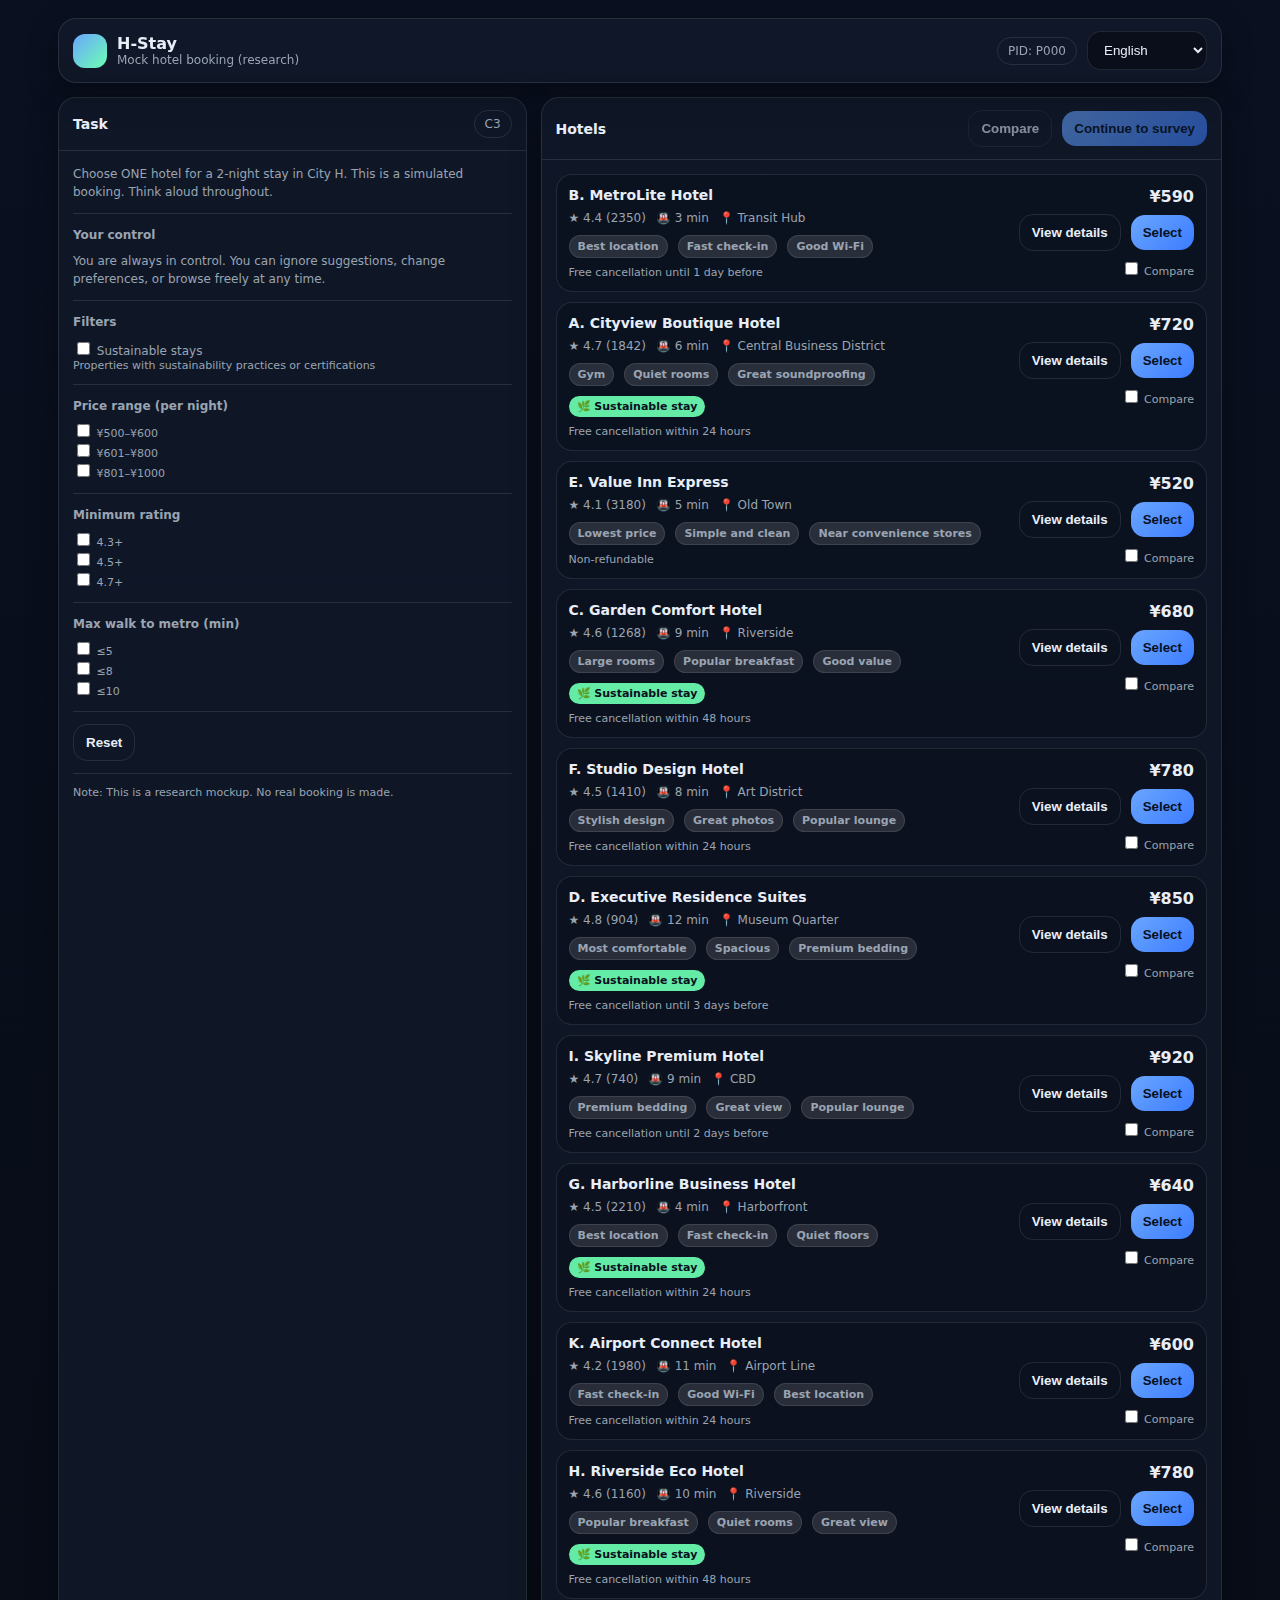
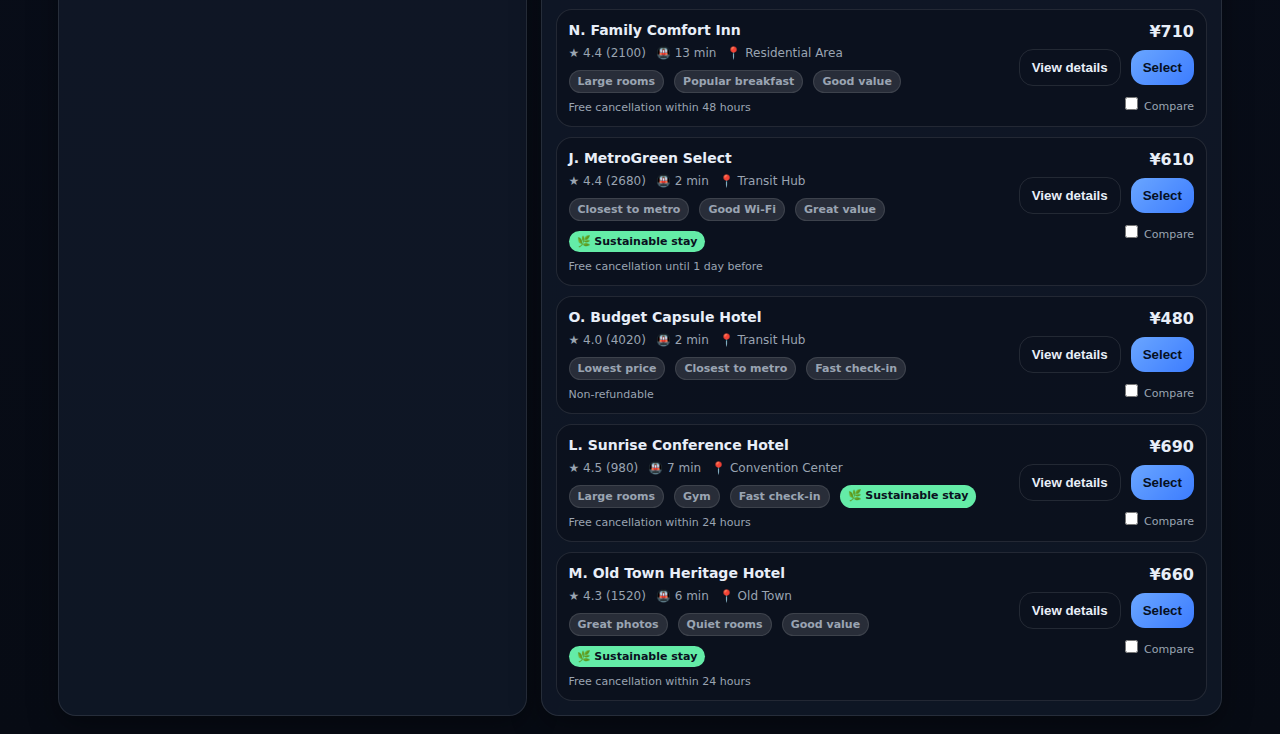
<file: c3.html>
<!doctype html>
<html lang="en">
<head>
  <meta charset="utf-8"/>
  <meta name="viewport" content="width=device-width,initial-scale=1"/>
  <title>H-Stay Mock</title>
  <link rel="stylesheet" href="./assets/style.css"/>
</head>
<body>
<div class="container">
  <div class="topbar">
    <div class="brand">
      <div class="logo"></div>
      <div>
        <h1 id="brand"></h1>
        <div class="meta" id="subtitle"></div>
      </div>
    </div>
    <div class="row">
      <div class="pill" id="pidpill"></div>
      <select id="langSel" class="input" style="width:auto; min-width:120px"></select>
    </div>
  </div>

  <div class="grid">
    <div class="card">
      <div class="hd"><h2 id="taskTitle"></h2><span class="pill" id="condpill"></span></div>
      <div class="bd">
        <div class="small" id="taskText"></div>
        <div class="hr"></div>
        <div class="small" style="margin-bottom:8px"><b id="controlsTitle"></b></div>
        <div class="small" id="controlText"></div>
        <div class="hr"></div>

        <!-- left panel varies by condition -->
        <div id="leftPanel"></div>

        <div class="hr"></div>
        <div class="tiny" id="note"></div>
      </div>
    </div>

    <div class="card">
      <div class="hd">
        <h2 id="listTitle">Hotels</h2>
        <div class="row">
          <button class="btn secondary" id="btnCompare" disabled></button>
          <button class="btn" id="btnContinue" disabled></button>
        </div>
      </div>
      <div class="bd">
        <div class="list" id="hotelList"></div>
      </div>
    </div>
  </div>
</div>

<div class="modal" id="modal">
  <div class="panel">
    <div class="hd">
      <div style="display:flex; align-items:center; gap:10px">
        <div class="logo" style="width:26px;height:26px;border-radius:10px"></div>
        <div>
          <div style="font-weight:800" id="modalTitle"></div>
          <div class="tiny" id="modalSub"></div>
        </div>
      </div>
      <button class="btn ghost" id="modalClose"></button>
    </div>
    <div class="bd" id="modalBody"></div>
  </div>
</div>

<script src="./assets/common.js"></script>
<script>
(function(){
  const condition = 'c3';
  const logger = makeLogger(condition);
  let hotels = [];
  let filtered = [];
  let selectedHotelId = null;
  let compareIds = new Set();

  function setLang(lang){
    const sel = document.getElementById('langSel');
    sel.value = lang;
    renderStatic();
    renderLeftPanel();
    renderHotels();
  }

  function renderStatic(){
    const lang = logger.lang;
    document.getElementById('brand').textContent = t(lang,'brand');
    document.getElementById('subtitle').textContent = t(lang,'subtitle');
    document.getElementById('pidpill').textContent = `PID: ${logger.pid}`;
    document.getElementById('condpill').textContent = condition.toUpperCase();
    document.getElementById('taskTitle').textContent = t(lang,'taskTitle');
    document.getElementById('taskText').textContent = t(lang,'taskText');
    document.getElementById('controlsTitle').textContent = t(lang,'controlsTitle');
    document.getElementById('controlText').textContent = t(lang,'controlText');
    document.getElementById('btnCompare').textContent = t(lang,'compare');
    document.getElementById('btnContinue').textContent = t(lang,'continue');
    document.getElementById('modalClose').textContent = t(lang,'close');
    document.getElementById('note').textContent = t(lang,'note');
  }

  function openModal(title, sub, html){
    document.getElementById('modalTitle').textContent = title;
    document.getElementById('modalSub').textContent = sub || '';
    document.getElementById('modalBody').innerHTML = html;
    document.getElementById('modal').classList.add('on');
  }
  function closeModal(){ document.getElementById('modal').classList.remove('on'); }
  document.getElementById('modalClose').onclick = closeModal;
  document.getElementById('modal').addEventListener('click', (e)=>{ if(e.target.id==='modal') closeModal(); });

  function renderLeftPanel(){
    const lang = logger.lang;
    const host = document.getElementById('leftPanel');
    host.innerHTML = '';
    if(condition==='c3'){
      const box = document.createElement('div');
      box.innerHTML = `
        <div class="small" style="margin-bottom:8px"><b>${t(lang,'filtersTitle')}</b></div>

        <label><input type="checkbox" id="fSust"/> ${t(lang,'sustainable')}<div class="tiny">${t(lang,'sustainableHint')}</div></label>
        <div class="hr"></div>

        <div class="small" style="margin-bottom:6px"><b>${t(lang,'priceRange')}</b></div>
        <label class="tiny"><input type="checkbox" class="fPrice" value="band1"/> ${lang==='zh'?'¥500–¥600':'¥500–¥600'}</label><br/>
        <label class="tiny"><input type="checkbox" class="fPrice" value="band2"/> ${lang==='zh'?'¥601–¥800':'¥601–¥800'}</label><br/>
        <label class="tiny"><input type="checkbox" class="fPrice" value="band3"/> ${lang==='zh'?'¥801–¥1000':'¥801–¥1000'}</label>
        <div class="hr"></div>

        <div class="small" style="margin-bottom:6px"><b>${t(lang,'ratingMin')}</b></div>
        <label class="tiny"><input type="checkbox" class="fRate" value="4.3"/> 4.3+</label><br/>
        <label class="tiny"><input type="checkbox" class="fRate" value="4.5"/> 4.5+</label><br/>
        <label class="tiny"><input type="checkbox" class="fRate" value="4.7"/> 4.7+</label>
        <div class="hr"></div>

        <div class="small" style="margin-bottom:6px"><b>${t(lang,'metroMax')}</b></div>
        <label class="tiny"><input type="checkbox" class="fMetro" value="5"/> ≤5</label><br/>
        <label class="tiny"><input type="checkbox" class="fMetro" value="8"/> ≤8</label><br/>
        <label class="tiny"><input type="checkbox" class="fMetro" value="10"/> ≤10</label>
        <div class="hr"></div>

        <button class="btn secondary" id="btnReset">${t(lang,'reset')}</button>
      `;
      host.appendChild(box);

      const fSust = host.querySelector('#fSust');
      const priceBoxes = Array.from(host.querySelectorAll('.fPrice'));
      const rateBoxes = Array.from(host.querySelectorAll('.fRate'));
      const metroBoxes = Array.from(host.querySelectorAll('.fMetro'));
      const btnReset = host.querySelector('#btnReset');

      function selectedBands(boxes){
        return boxes.filter(b=>b.checked).map(b=>b.value);
      }

      function inPriceBands(price, bands){
        if(bands.length===0) return true;
        const ok = [];
        if(bands.includes('band1')) ok.push(price>=500 && price<=600);
        if(bands.includes('band2')) ok.push(price>=601 && price<=800);
        if(bands.includes('band3')) ok.push(price>=801 && price<=1000);
        return ok.some(Boolean);
      }

      function minRatingFromChecks(vals){
        if(vals.length===0) return 0;
        return Math.max(...vals.map(v=>parseFloat(v)));
      }

      function maxMetroFromChecks(vals){
        if(vals.length===0) return 999;
        return Math.min(...vals.map(v=>parseInt(v,10)));
      }

      function apply(){
        const mustS = fSust.checked;
        const pBands = selectedBands(priceBoxes);
        const rSel = selectedBands(rateBoxes);
        const mSel = selectedBands(metroBoxes);
        const minR = minRatingFromChecks(rSel);
        const maxM = maxMetroFromChecks(mSel);

        filtered = hotels.filter(h=>{
          if(mustS && !h.sustainable) return false;
          if(!inPriceBands(h.price, pBands)) return false;
          if(h.rating < minR) return false;
          if(h.metro_min > maxM) return false;
          return true;
        });

        logger.push('filter_change', {mustS, pBands, minR, maxM, count: filtered.length});
        renderHotels();
      }

      [fSust, ...priceBoxes, ...rateBoxes, ...metroBoxes].forEach(el=>{
        el.onchange = apply;
      });

      btnReset.onclick = ()=>{
        fSust.checked=false;
        priceBoxes.forEach(b=>b.checked=false);
        rateBoxes.forEach(b=>b.checked=false);
        metroBoxes.forEach(b=>b.checked=false);
        logger.push('filter_reset', {});
        apply();
      };
    }else{
      // chatbot panel
      const box = document.createElement('div');
      box.innerHTML = `
        <div class="small" style="margin-bottom:8px"><b>${t(lang,'chatTitle')}</b></div>
        <div class="card" style="background:transparent; box-shadow:none; border:1px solid var(--border); border-radius:18px">
          <div class="bd">
            <div class="chat" id="chat"></div>
            <div class="footer">
              <input class="input" id="chatInput" placeholder="${t(lang,'placeholder')}" />
              <button class="btn" id="chatSend">${t(lang,'send')}</button>
            </div>
            <div class="tiny" style="margin-top:8px">${t(lang,'controlText')}</div>
          </div>
        </div>
      `;
      host.appendChild(box);

      const chat = host.querySelector('#chat');
      const inp = host.querySelector('#chatInput');
      const send = host.querySelector('#chatSend');

      function addMsg(who, text){
        const wrap = document.createElement('div');
        wrap.className = 'msg ' + (who==='ai'?'ai':'me');
        const avatar = document.createElement('div');
        avatar.className = 'avatar';
        const bubble = document.createElement('div');
        bubble.className = 'bubble';
        bubble.textContent = text;
        if(who==='ai'){
          wrap.appendChild(avatar);
          wrap.appendChild(bubble);
        }else{
          wrap.appendChild(bubble);
        }
        chat.appendChild(wrap);
        chat.scrollTop = chat.scrollHeight;
      }

      // scripted AI
      let stage = 0;
      function ai(text){ addMsg('ai', text); logger.push('chat_ai', {text}); }

      if(condition==='c1'){
        ai(t(lang,'c1_open_1'));
        setTimeout(()=>ai(t(lang,'c1_q')), 250);
      }else{
        ai(t(lang,'c2_open_1'));
      }

      function respond(userText){
        const lang = logger.lang;
        if(!userText.trim()) return;
        addMsg('me', userText);
        logger.push('chat_user', {text:userText});

        const lower = userText.toLowerCase();
        // minimal "real" helper responses
        if(condition==='c1' && stage===0){
          // accept A/B/C selection or any text
          stage = 1;
          ai(t(lang,'c1_ack'));
          return;
        }
        // generic helper: compare request
        if(lower.includes('compare') || userText.includes('对比') || userText.includes('比较')){
          ai(lang==='zh' ? '你想对比哪两家（例如A和C）？我也可以按价格/位置/评分帮你整理。' :
                           'Which two hotels would you like to compare (e.g., A and C)? I can summarize by price/location/rating.');
          return;
        }
        // sustainability question handling
        if(lower.includes('sustain') || lower.includes('green') || userText.includes('环保') || userText.includes('可持续')){
          if(condition==='c2'){
            ai(lang==='zh' ? '如果页面中有可持续信息，我可以把它原样整理给你；你也可以自行查看酒店详情页的描述。' :
                             'If the page lists sustainability information, I can summarize what is shown. You can also check the hotel detail descriptions.');
          }else{
            ai(lang==='zh' ? '你希望把“可持续”作为加分项还是硬性条件？我可以按你的偏好，把符合舒适/价格的选项中可持续信息更清晰的标出来。' :
                             'Do you want sustainability as a bonus or a requirement? I can help highlight clearer sustainability information among options that fit your comfort/price needs.');
          }
          return;
        }
        // fallback
        ai(lang==='zh' ? '好的。你也可以直接在右侧浏览酒店并选择；如果你告诉我你最看重的因素（价格/位置/舒适度），我可以帮你快速筛选。' :
                         'Okay. You can also browse the hotels on the right and select one. If you tell me your top priority (price/location/comfort), I can help narrow options.');
      }

      send.onclick = ()=>{ respond(inp.value); inp.value=''; inp.focus(); };
      inp.addEventListener('keydown', (e)=>{ if(e.key==='Enter'){ send.click(); }});
    }
  }

  function renderHotels(){
    const lang = logger.lang;
    const list = document.getElementById('hotelList');
    list.innerHTML = '';
    const data = (condition==='c3') ? filtered : hotels;

    data.forEach(h=>{
      const el = document.createElement('div');
      el.className = 'hotel';
      const ttl = hotelTitle(h, lang);
      const dist = district(h, lang);
      const hi = highlights(h, lang);
      const sust = h.sustainable ? sustLabel(h, lang) : '';
      const sustBadge = h.sustainable ? `<span class="badge green">🌿 ${sust}</span>` : '';
      const selected = (selectedHotelId===h.id);

      el.innerHTML = `
        <div>
          <h3>${h.id}. ${ttl}</h3>
          <div class="kpis">
            <div class="kpi">★ ${h.rating.toFixed(1)} (${h.reviews})</div>
            <div class="kpi">🚇 ${h.metro_min} min</div>
            <div class="kpi">📍 ${dist}</div>
          </div>
          <div class="badges">
            <span class="badge gray">${hi[0]}</span>
            <span class="badge gray">${hi[1]}</span>
            <span class="badge gray">${hi[2]}</span>
            ${sustBadge}
          </div>
          <div class="tiny" style="margin-top:8px">${cancelText(h, lang)}</div>
        </div>
        <div style="display:flex; flex-direction:column; align-items:flex-end; gap:8px">
          <div class="price">${fmtPrice(h.price)}</div>
          <div class="row" style="justify-content:flex-end">
            <button class="btn secondary" data-act="view" data-id="${h.id}">${t(lang,'view')}</button>
            <button class="btn" data-act="select" data-id="${h.id}">${selected ? t(lang,'selected') : t(lang,'select')}</button>
          </div>
          <label class="tiny"><input type="checkbox" data-act="cmp" data-id="${h.id}"/> ${t(lang,'compare')}</label>
        </div>
      `;
      list.appendChild(el);
    });

    list.querySelectorAll('button[data-act="view"]').forEach(btn=>{
      btn.onclick = ()=>{
        const id = btn.getAttribute('data-id');
        const h = hotels.find(x=>x.id===id);
        logger.push('view_details', {hotelId:id});
        const sustSection = `
          <div class="hr"></div>
          <div style="font-weight:800; margin-bottom:6px">${t(logger.lang,'sustainability')}</div>
          <div class="small">${(condition==='c3') ? t(logger.lang,'sustainabilityText') : sustBlurb(h, logger.lang)}</div>
        `;
        openModal(
          `${h.id}. ${hotelTitle(h, logger.lang)}`,
          `★ ${h.rating.toFixed(1)} · ${fmtPrice(h.price)} · 🚇 ${h.metro_min} min`,
          `<div class="small"><b>${logger.lang==='zh'?'亮点':'Highlights'}</b>: ${highlights(h, logger.lang).join(' · ')}</div>
           <div class="small" style="margin-top:8px"><b>${logger.lang==='zh'?'取消政策':'Cancellation'}</b>: ${cancelText(h, logger.lang)}</div>
           ${sustSection}`
        );
      };
    });

    list.querySelectorAll('button[data-act="select"]').forEach(btn=>{
      btn.onclick = ()=>{
        const id = btn.getAttribute('data-id');
        selectedHotelId = id;
        logger.push('select_hotel', {hotelId:id});
        document.getElementById('btnContinue').disabled = false;
        renderHotels();
      };
    });

    list.querySelectorAll('input[data-act="cmp"]').forEach(cb=>{
      cb.onchange = ()=>{
        const id = cb.getAttribute('data-id');
        if(cb.checked) compareIds.add(id); else compareIds.delete(id);
        logger.push('compare_toggle', {hotelId:id, checked:cb.checked, size: compareIds.size});
        document.getElementById('btnCompare').disabled = (compareIds.size<2);
      };
    });
  }

  function compareModal(){
    const lang = logger.lang;
    const ids = Array.from(compareIds).slice(0,4);
    const hs = ids.map(id=>hotels.find(h=>h.id===id)).filter(Boolean);
    const rows = hs.map(h=>`
      <tr>
        <td><b>${h.id}. ${hotelTitle(h, lang)}</b><div class="tiny">★ ${h.rating.toFixed(1)} · 🚇 ${h.metro_min} min</div></td>
        <td>${fmtPrice(h.price)}</td>
        <td>${h.sustainable ? '🌿' : '—'}</td>
        <td class="tiny">${(condition==='c3') ? t(lang,'sustainabilityText') : sustBlurb(h, lang)}</td>
      </tr>`).join('');
    logger.push('open_compare', {ids});
    openModal(
      lang==='zh'?'对比':'Compare',
      ids.join(', '),
      `<table style="width:100%; border-collapse:collapse">
        <thead><tr>
          <th style="text-align:left; padding:8px; border-bottom:1px solid var(--border)">${lang==='zh'?'酒店':'Hotel'}</th>
          <th style="text-align:left; padding:8px; border-bottom:1px solid var(--border)">${lang==='zh'?'价格':'Price'}</th>
          <th style="text-align:left; padding:8px; border-bottom:1px solid var(--border)">${lang==='zh'?'可持续':'Sust.'}</th>
          <th style="text-align:left; padding:8px; border-bottom:1px solid var(--border)">${lang==='zh'?'说明':'Note'}</th>
        </tr></thead>
        <tbody>${rows}</tbody>
      </table>`
    );
  }

  document.getElementById('btnCompare').onclick = compareModal;
  document.getElementById('btnContinue').onclick = ()=>{
    if(!selectedHotelId) return;
    logger.finish({selectedHotelId});
  };

  function initLangSelector(){
    const sel = document.getElementById('langSel');
    sel.innerHTML = `
      <option value="en">${t('en','en')}</option>
      <option value="zh">${t('zh','zh')}</option>`;
    sel.value = logger.lang;
    sel.onchange = ()=>{
      const u = new URL(window.location.href);
      u.searchParams.set('lang', sel.value);
      window.location.href = u.toString();
    };
  }

  async function init(){
    initLangSelector();
    hotels = await loadHotels();
    filtered = hotels.slice();
    logger.push('page_load', {});
    renderStatic();
    renderLeftPanel();
    renderHotels();
    if(condition==='c3'){
      // trigger initial filter log
      logger.push('filter_change', {mustS:false, pBands:[], minR:0, maxM:999, count: filtered.length});
    }
  }

  init();
})();
</script>
</body>
</html>
</file>
<file: assets/style.css>
:root{
  --bg:#0b1220;
  --card:#121a2b;
  --muted:#9aa4b2;
  --text:#e8eef8;
  --accent:#6aa6ff;
  --accent2:#6dffb3;
  --border:rgba(255,255,255,.10);
  --shadow: 0 10px 30px rgba(0,0,0,.35);
  --radius:18px;
  --font: ui-sans-serif, system-ui, -apple-system, Segoe UI, Roboto, Helvetica, Arial;
}
*{box-sizing:border-box}
body{
  margin:0;
  font-family:var(--font);
  background:linear-gradient(180deg, #0a1020 0%, #070b14 100%);
  color:var(--text);
}
a{color:var(--accent); text-decoration:none}
.container{
  max-width:1200px;
  margin:0 auto;
  padding:18px;
}
.topbar{
  display:flex; align-items:center; justify-content:space-between;
  gap:12px;
  border:1px solid var(--border);
  background:rgba(18,26,43,.72);
  backdrop-filter: blur(10px);
  border-radius:var(--radius);
  padding:12px 14px;
  box-shadow:var(--shadow);
}
.brand{display:flex; align-items:center; gap:10px}
.logo{
  width:34px;height:34px;border-radius:12px;
  background:linear-gradient(135deg, var(--accent), var(--accent2));
}
.brand h1{font-size:16px; margin:0}
.meta{font-size:12px; color:var(--muted)}
.pill{
  border:1px solid var(--border);
  padding:6px 10px;
  border-radius:999px;
  font-size:12px;
  color:var(--muted);
}
.grid{
  display:grid;
  grid-template-columns: 1.1fr 1.6fr;
  gap:14px;
  margin-top:14px;
}
@media (max-width: 980px){
  .grid{grid-template-columns: 1fr;}
}
.card{
  border:1px solid var(--border);
  background:rgba(18,26,43,.72);
  border-radius:var(--radius);
  box-shadow:var(--shadow);
  overflow:hidden;
}
.card .hd{
  padding:12px 14px;
  border-bottom:1px solid var(--border);
  display:flex; align-items:center; justify-content:space-between; gap:8px;
}
.card .hd h2{margin:0; font-size:14px}
.card .bd{padding:14px}
.small{font-size:12px; color:var(--muted); line-height:1.5}
.btn{
  appearance:none; border:none;
  background:linear-gradient(135deg, var(--accent), #3c7cff);
  color:#061022;
  font-weight:700;
  padding:10px 12px;
  border-radius:14px;
  cursor:pointer;
}
.btn.secondary{
  background:transparent; color:var(--text);
  border:1px solid var(--border);
  font-weight:600;
}
.btn.ghost{
  background:transparent;
  border:1px solid transparent;
  color:var(--muted);
  font-weight:600;
}
.btn:disabled{opacity:.55; cursor:not-allowed}
.row{display:flex; gap:10px; flex-wrap:wrap; align-items:center}
.hr{height:1px;background:var(--border); margin:12px 0}
.input, select{
  width:100%;
  background:rgba(6,10,18,.6);
  border:1px solid var(--border);
  border-radius:14px;
  padding:10px 12px;
  color:var(--text);
  outline:none;
}
label{font-size:12px; color:var(--muted)}
.hotel{
  border:1px solid var(--border);
  border-radius:16px;
  padding:12px;
  display:grid;
  grid-template-columns: 1fr auto;
  gap:8px;
  background:rgba(6,10,18,.35);
}
.hotel h3{margin:0; font-size:14px}
.badges{display:flex; flex-wrap:wrap; gap:10px; margin-top:10px}
.badge{
  font-size:11px; color:#0a1020;
  padding:4px 8px; border-radius:999px;
  background:rgba(106,166,255,.9);
  font-weight:700;
}
.badge.gray{background:rgba(255,255,255,.12); color:var(--muted); border:1px solid var(--border); font-weight:600}
.badge.green{background:rgba(109,255,179,.92)}
.kpis{display:flex; gap:10px; flex-wrap:wrap; margin-top:8px}
.kpi{font-size:12px; color:var(--muted)}
.price{font-size:16px; font-weight:800}
.list{display:flex; flex-direction:column; gap:10px}
.modal{
  position:fixed; inset:0;
  background:rgba(0,0,0,.55);
  display:none; align-items:center; justify-content:center;
  padding:18px;
}
.modal.on{display:flex}
.modal .panel{
  width:min(760px, 100%);
  border:1px solid var(--border);
  background:rgba(18,26,43,.92);
  border-radius:22px;
  box-shadow:var(--shadow);
  overflow:hidden;
}
.panel .hd{padding:12px 14px; border-bottom:1px solid var(--border); display:flex; justify-content:space-between; align-items:center}
.panel .bd{padding:14px}
.chat{
  height:420px;
  overflow:auto;
  padding-right:6px;
}
.msg{
  display:flex;
  gap:10px;
  margin:10px 0;
}
.bubble{
  max-width:85%;
  padding:10px 12px;
  border-radius:16px;
  border:1px solid var(--border);
  background:rgba(6,10,18,.45);
  line-height:1.45;
  font-size:13px;
}
.msg.ai .bubble{background:rgba(106,166,255,.12); border-color:rgba(106,166,255,.25)}
.msg.me{justify-content:flex-end}
.msg.me .bubble{background:rgba(255,255,255,.08)}
.avatar{
  width:26px; height:26px; border-radius:10px;
  background:linear-gradient(135deg, var(--accent), var(--accent2));
  flex:0 0 auto;
}
.footer{
  display:flex; gap:10px; margin-top:10px;
}
.tiny{
  font-size:11px; color:var(--muted);
}


.shortlist{
  display:flex; flex-direction:column; gap:10px;
}
.scard{
  border:1px solid var(--border);
  border-radius:16px;
  padding:10px 12px;
  background:rgba(6,10,18,.35);
}
.scard .top{display:flex; justify-content:space-between; gap:10px; align-items:flex-start}
.scard .ttl{font-weight:800; font-size:13px}
.scard .why{font-size:11px; color:var(--muted); margin-top:6px; line-height:1.4}
.scard .actions{display:flex; gap:8px; flex-wrap:wrap; margin-top:8px}
.sbtn{padding:7px 10px; border-radius:12px; border:1px solid var(--border); background:transparent; color:var(--text); cursor:pointer; font-weight:600; font-size:12px}
.sbtn.primary{background:linear-gradient(135deg, var(--accent), #3c7cff); border:none; color:#061022}
</file>
